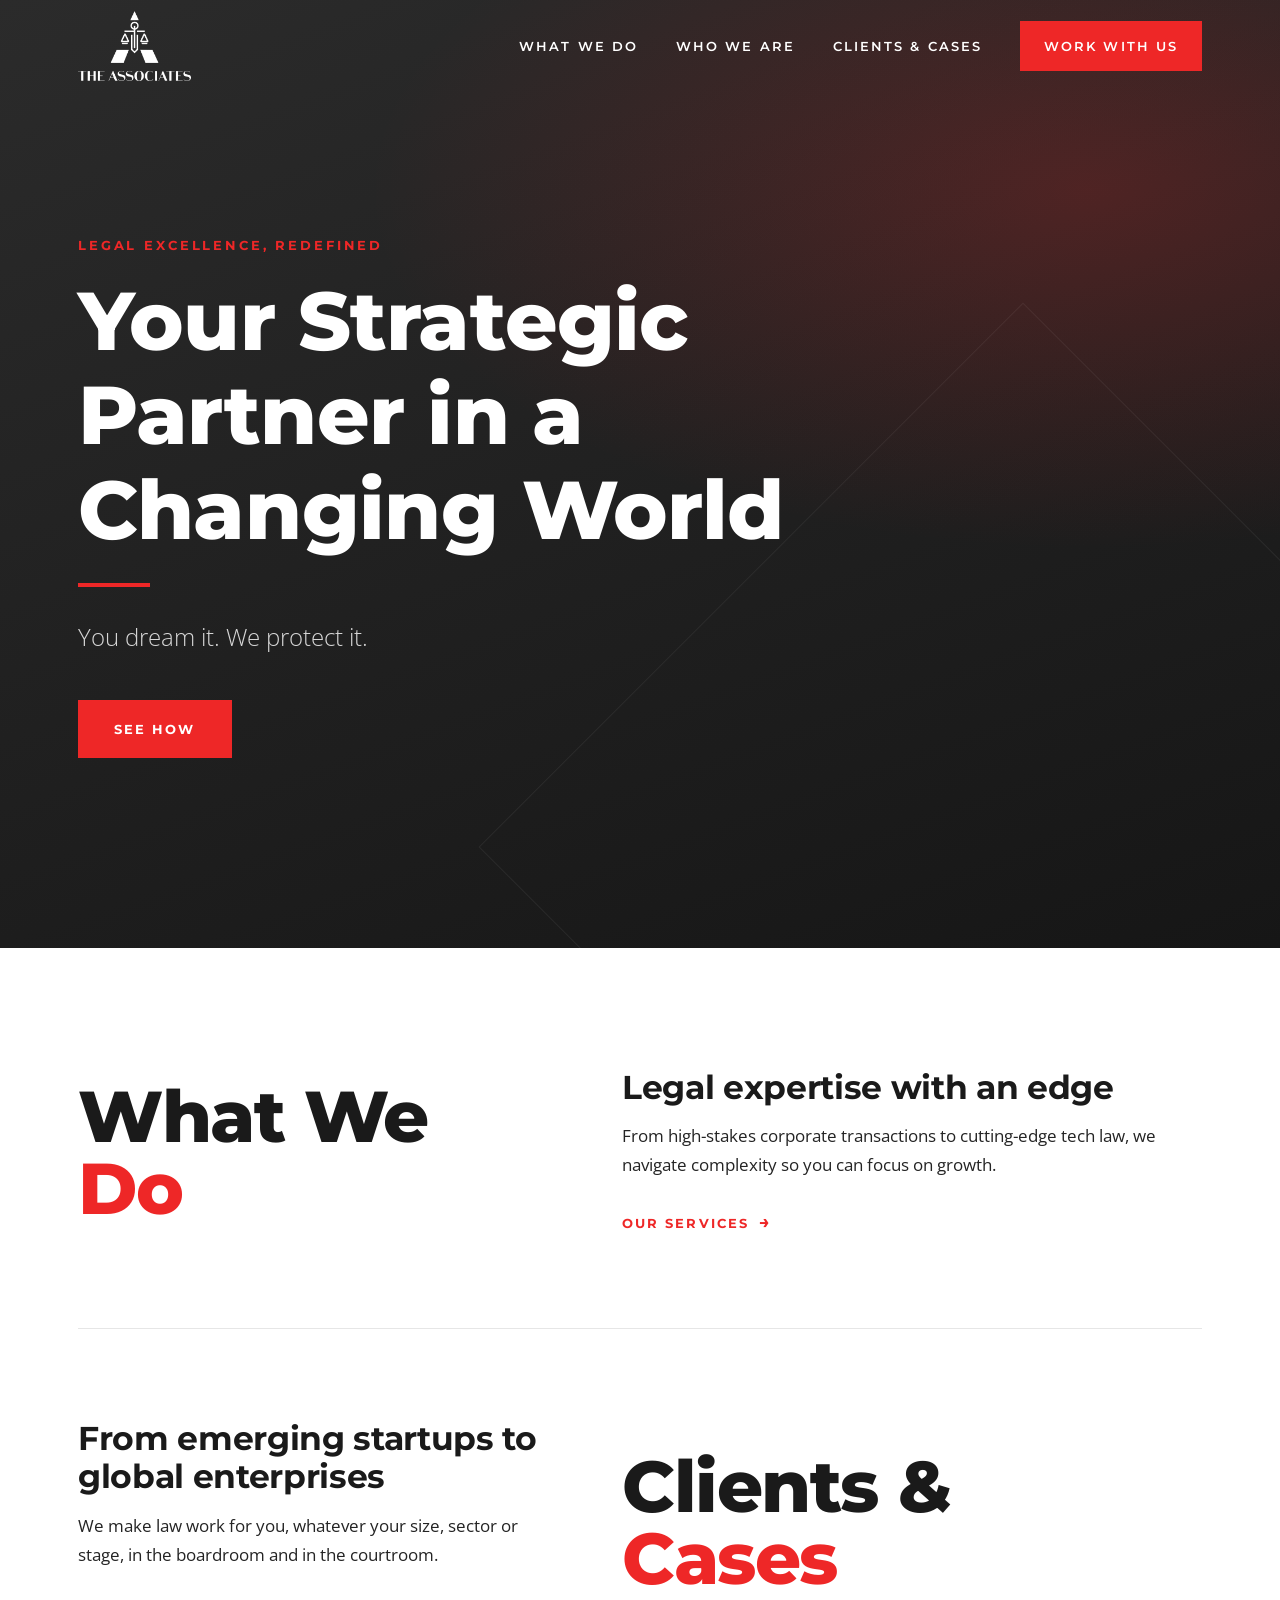
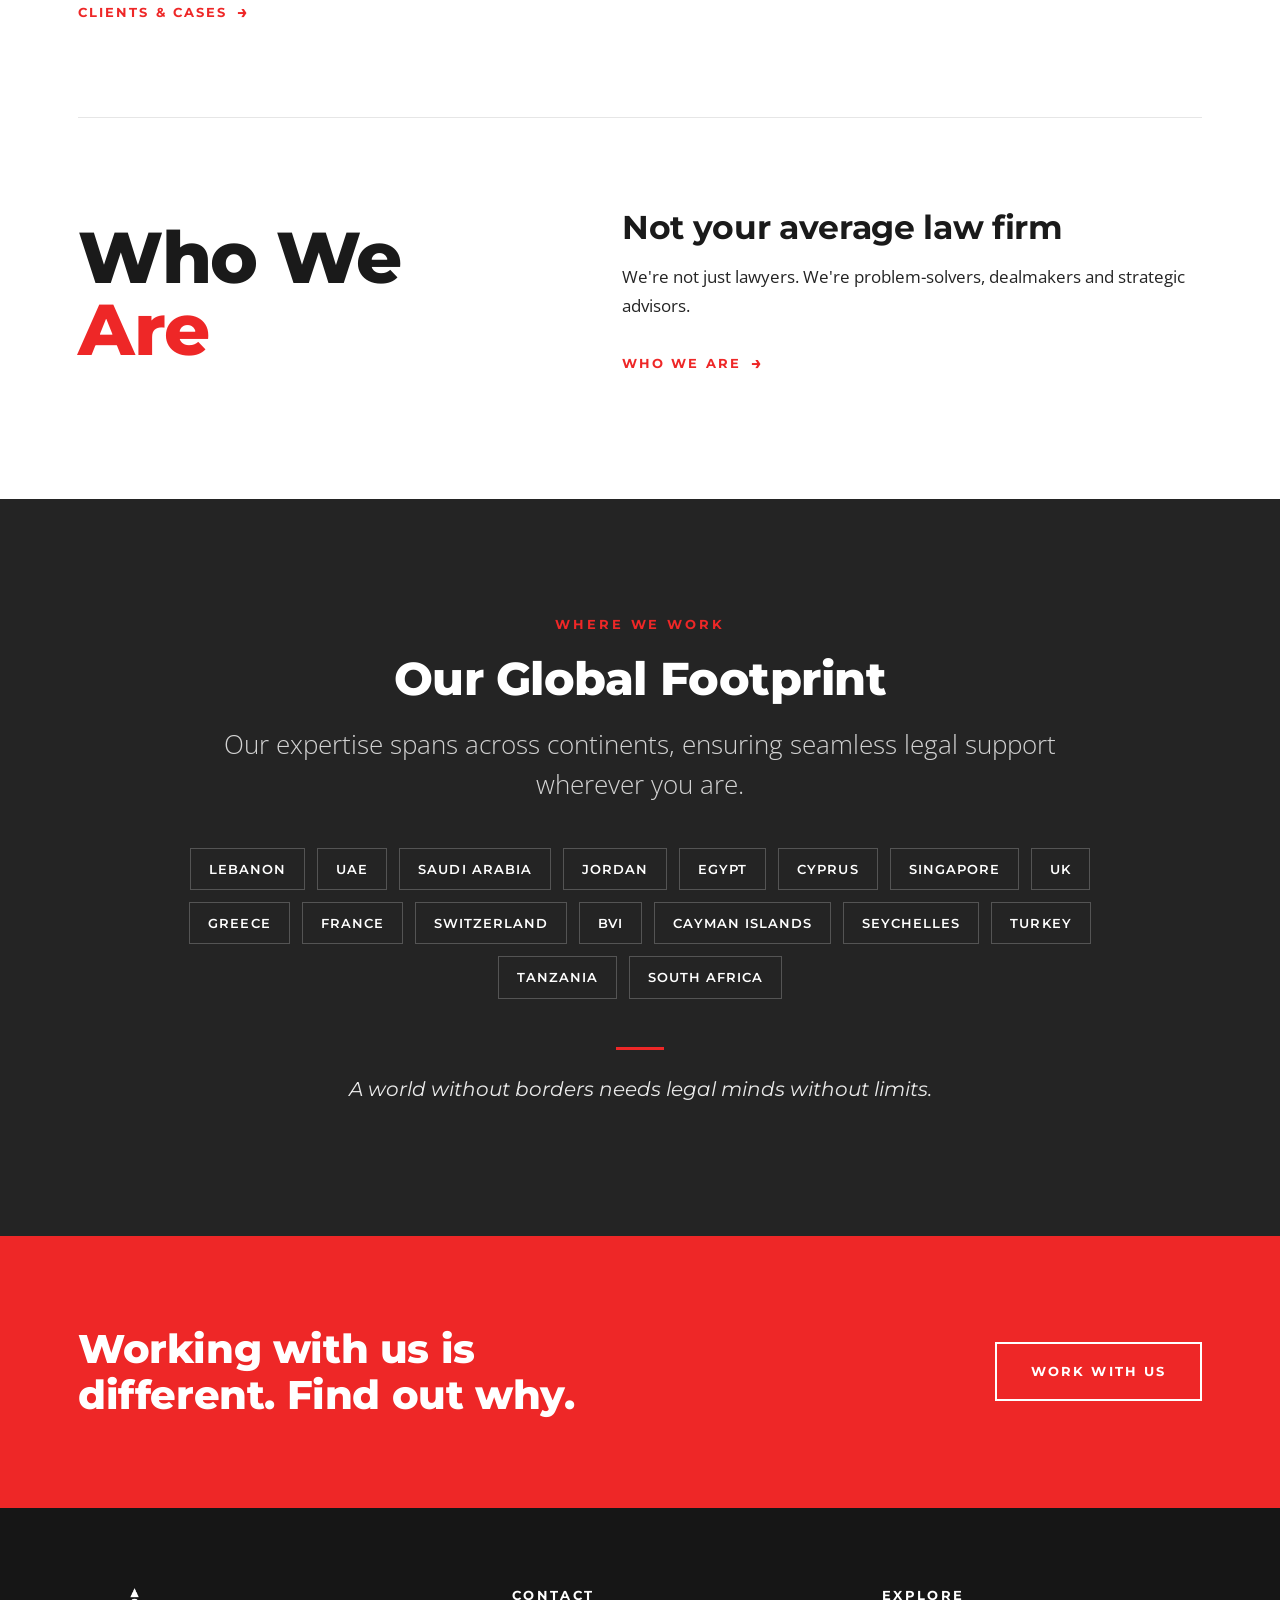
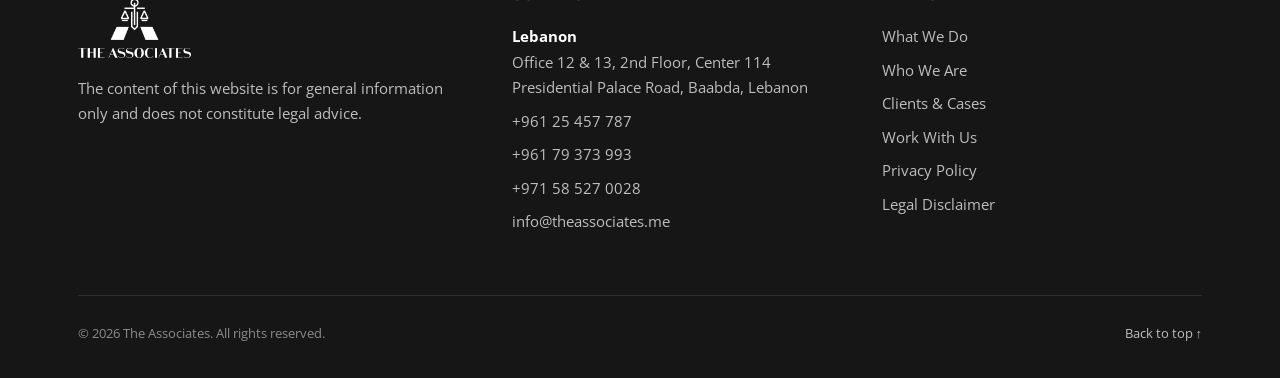
<file: index.html>
<!doctype html>
<html lang="en">
<head>
<meta charset="utf-8">
<meta name="viewport" content="width=device-width, initial-scale=1">
<title>The Associates | Your Strategic Partner in a Changing World</title>
<meta name="description" content="The Associates is a law firm advising entrepreneurs, companies and investors across Lebanon, the Gulf and beyond on corporate, finance, IP, real estate, disputes and more.">
<meta property="og:title" content="The Associates | Your Strategic Partner in a Changing World">
<meta property="og:description" content="The Associates is a law firm advising entrepreneurs, companies and investors across Lebanon, the Gulf and beyond on corporate, finance, IP, real estate, disputes and more.">
<meta property="og:image" content="images/logo-white.png">
<meta name="theme-color" content="#242424">
<link rel="icon" type="image/png" href="images/favicon.png">
<link rel="preconnect" href="https://fonts.googleapis.com">
<link rel="preconnect" href="https://fonts.gstatic.com" crossorigin>
<link href="https://fonts.googleapis.com/css2?family=Montserrat:wght@600;700;800&family=Open+Sans:ital,wght@0,300;0,400;0,600;1,400&display=swap" rel="stylesheet">
<link rel="stylesheet" href="assets/style.css">
</head>
<body class="home" data-page="home">
<div id="app"></div>
<noscript><p style="padding:40px">Please enable JavaScript to view this website, or email <a href="mailto:info@theassociates.me">info@theassociates.me</a>.</p></noscript>
<script src="assets/app.js"></script>
</body>
</html>
</file>
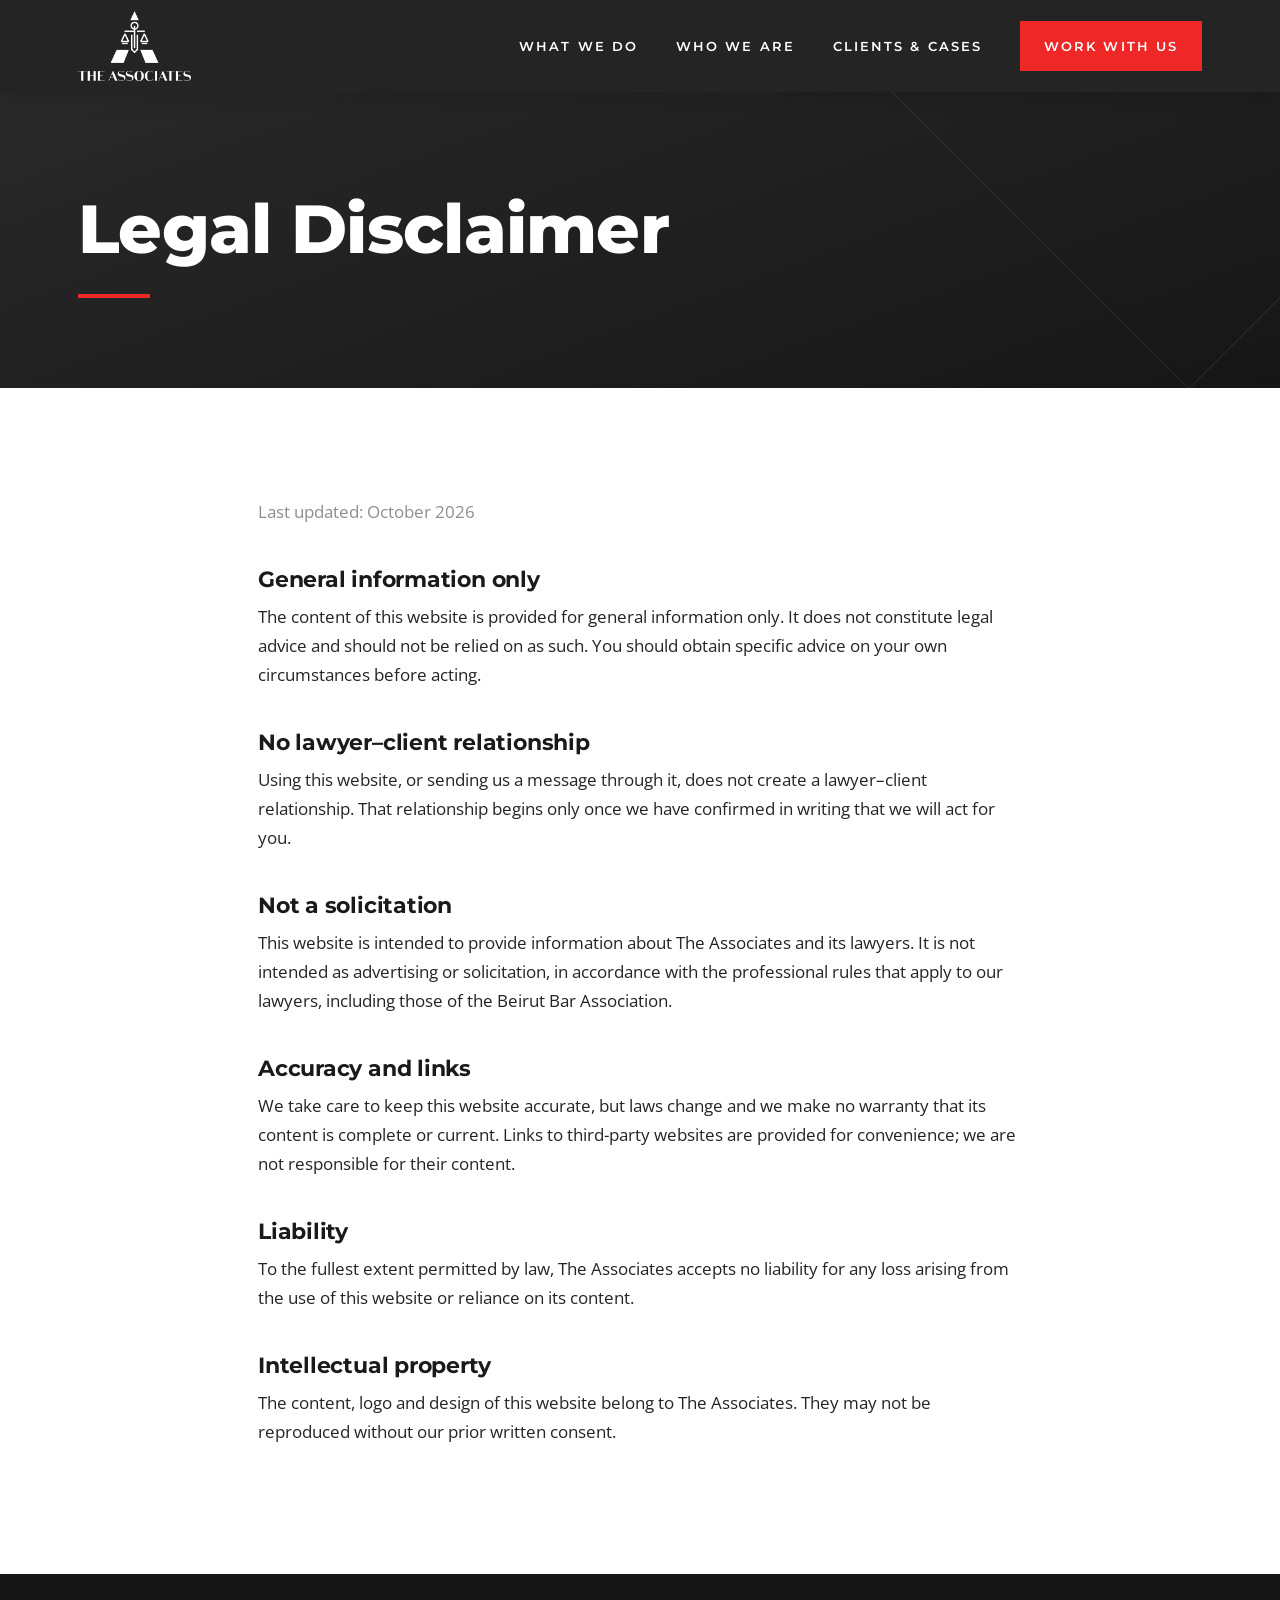
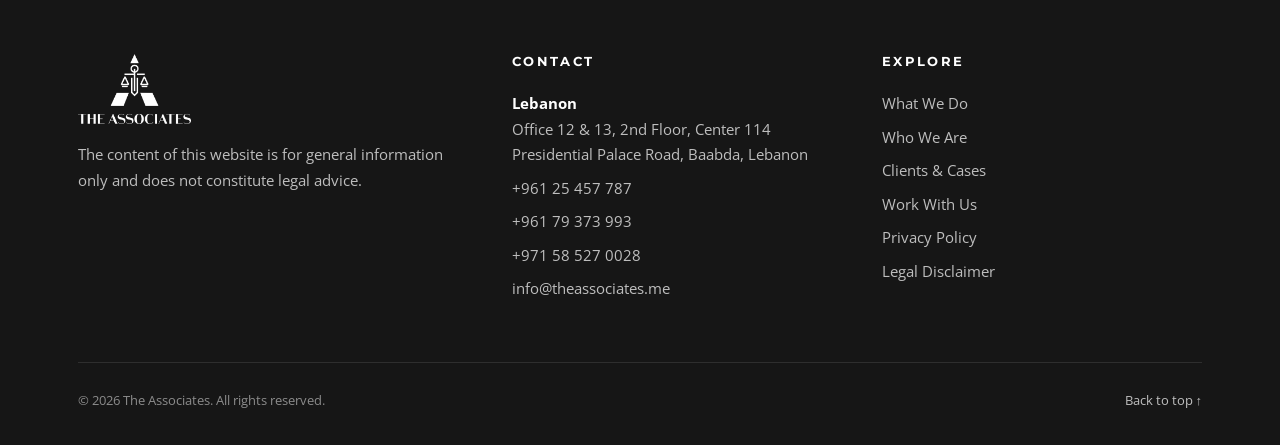
<file: disclaimer.html>
<!doctype html>
<html lang="en">
<head>
<meta charset="utf-8">
<meta name="viewport" content="width=device-width, initial-scale=1">
<title>Legal Disclaimer | The Associates</title>
<meta name="description" content="Legal disclaimer for theassociates.me.">
<meta property="og:title" content="Legal Disclaimer | The Associates">
<meta property="og:description" content="Legal disclaimer for theassociates.me.">
<meta property="og:image" content="images/logo-white.png">
<meta name="theme-color" content="#242424">
<link rel="icon" type="image/png" href="images/favicon.png">
<link rel="preconnect" href="https://fonts.googleapis.com">
<link rel="preconnect" href="https://fonts.gstatic.com" crossorigin>
<link href="https://fonts.googleapis.com/css2?family=Montserrat:wght@600;700;800&family=Open+Sans:ital,wght@0,300;0,400;0,600;1,400&display=swap" rel="stylesheet">
<link rel="stylesheet" href="assets/style.css">
</head>
<body data-page="legal" data-doc="disclaimer">
<div id="app"></div>
<noscript><p style="padding:40px">Please enable JavaScript to view this website, or email <a href="mailto:info@theassociates.me">info@theassociates.me</a>.</p></noscript>
<script src="assets/app.js"></script>
</body>
</html>
</file>
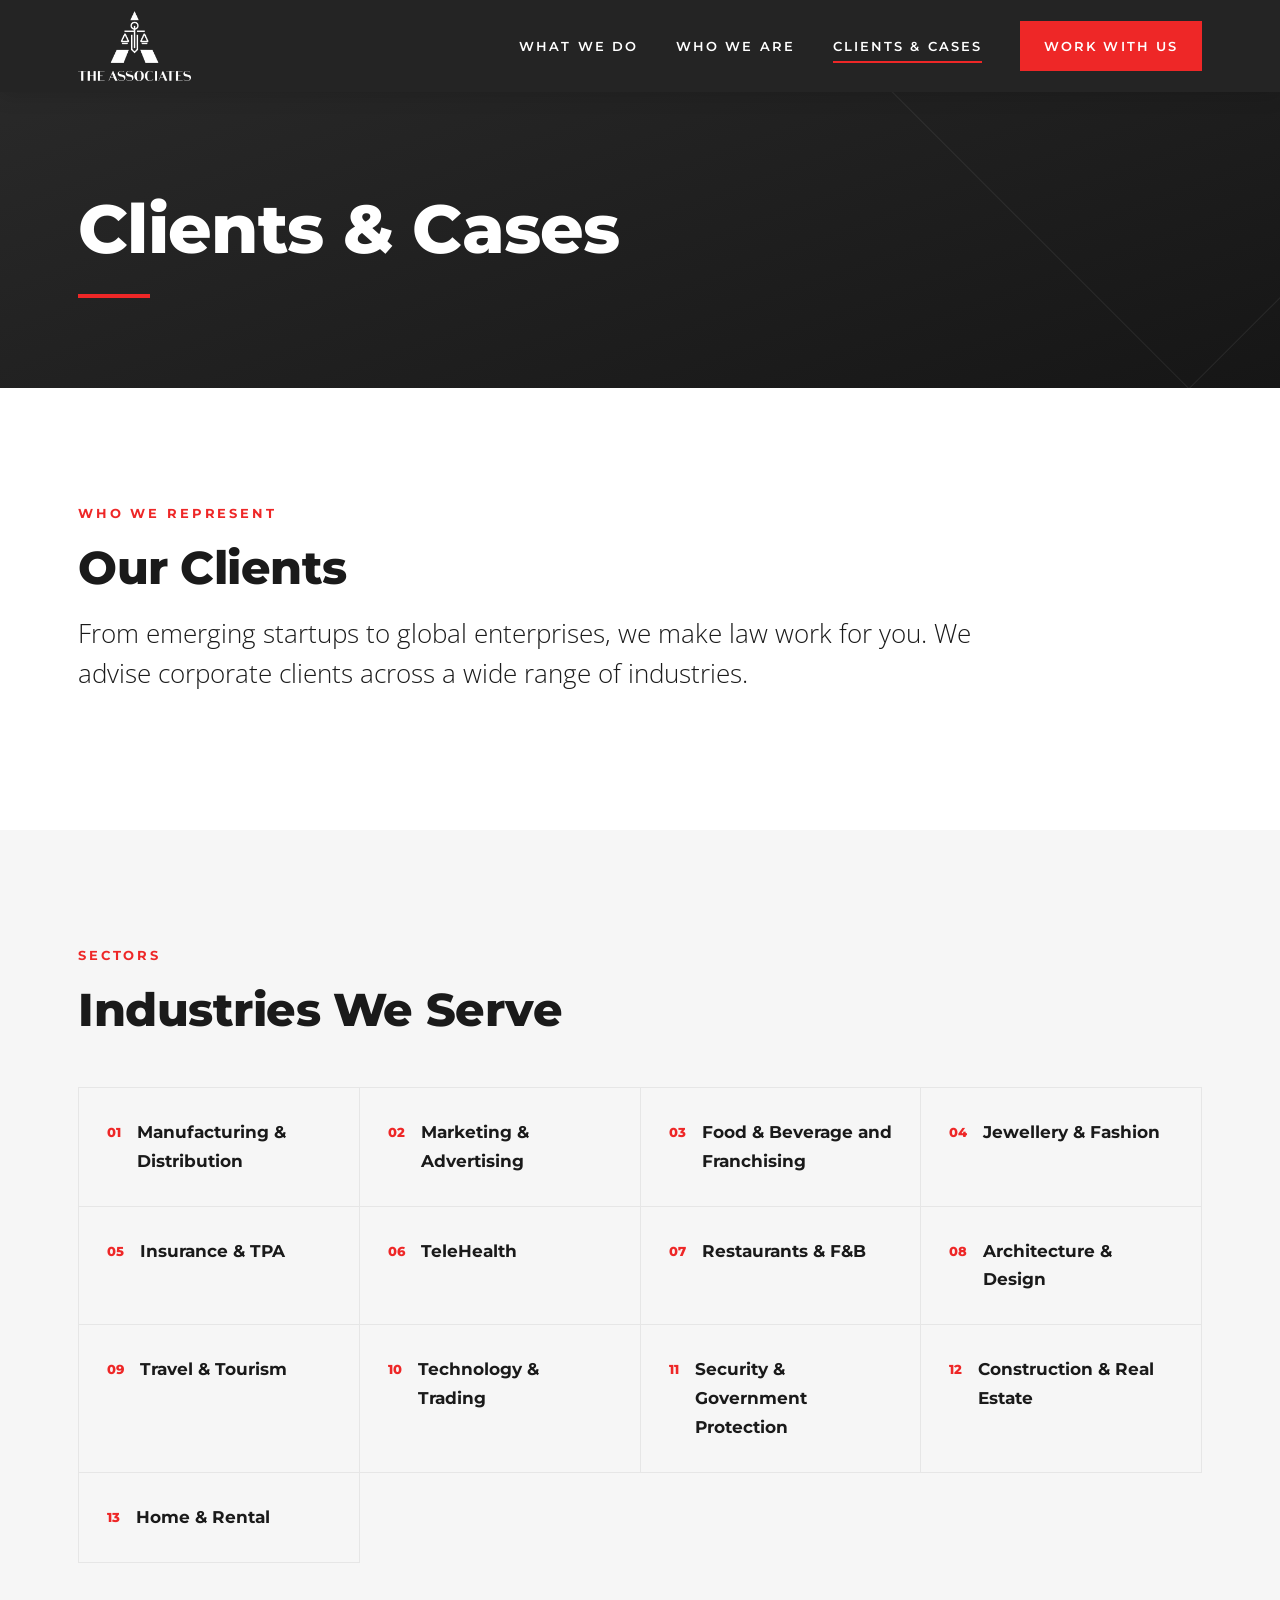
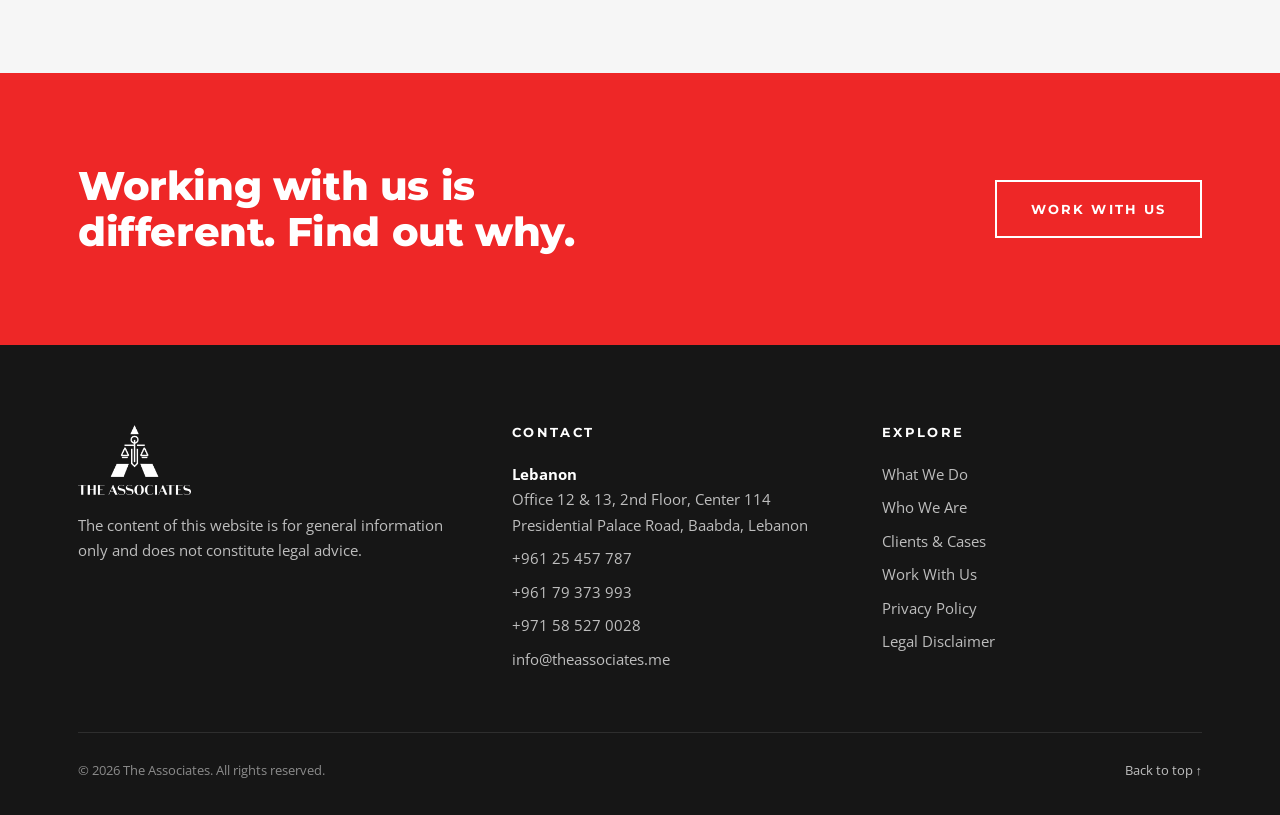
<file: our-clients.html>
<!doctype html>
<html lang="en">
<head>
<meta charset="utf-8">
<meta name="viewport" content="width=device-width, initial-scale=1">
<title>Clients & Cases | The Associates</title>
<meta name="description" content="The clients and industries The Associates serves, and selected success stories.">
<meta property="og:title" content="Clients & Cases | The Associates">
<meta property="og:description" content="The clients and industries The Associates serves, and selected success stories.">
<meta property="og:image" content="images/logo-white.png">
<meta name="theme-color" content="#242424">
<link rel="icon" type="image/png" href="images/favicon.png">
<link rel="preconnect" href="https://fonts.googleapis.com">
<link rel="preconnect" href="https://fonts.gstatic.com" crossorigin>
<link href="https://fonts.googleapis.com/css2?family=Montserrat:wght@600;700;800&family=Open+Sans:ital,wght@0,300;0,400;0,600;1,400&display=swap" rel="stylesheet">
<link rel="stylesheet" href="assets/style.css">
</head>
<body data-page="clients">
<div id="app"></div>
<noscript><p style="padding:40px">Please enable JavaScript to view this website, or email <a href="mailto:info@theassociates.me">info@theassociates.me</a>.</p></noscript>
<script src="assets/app.js"></script>
</body>
</html>
</file>
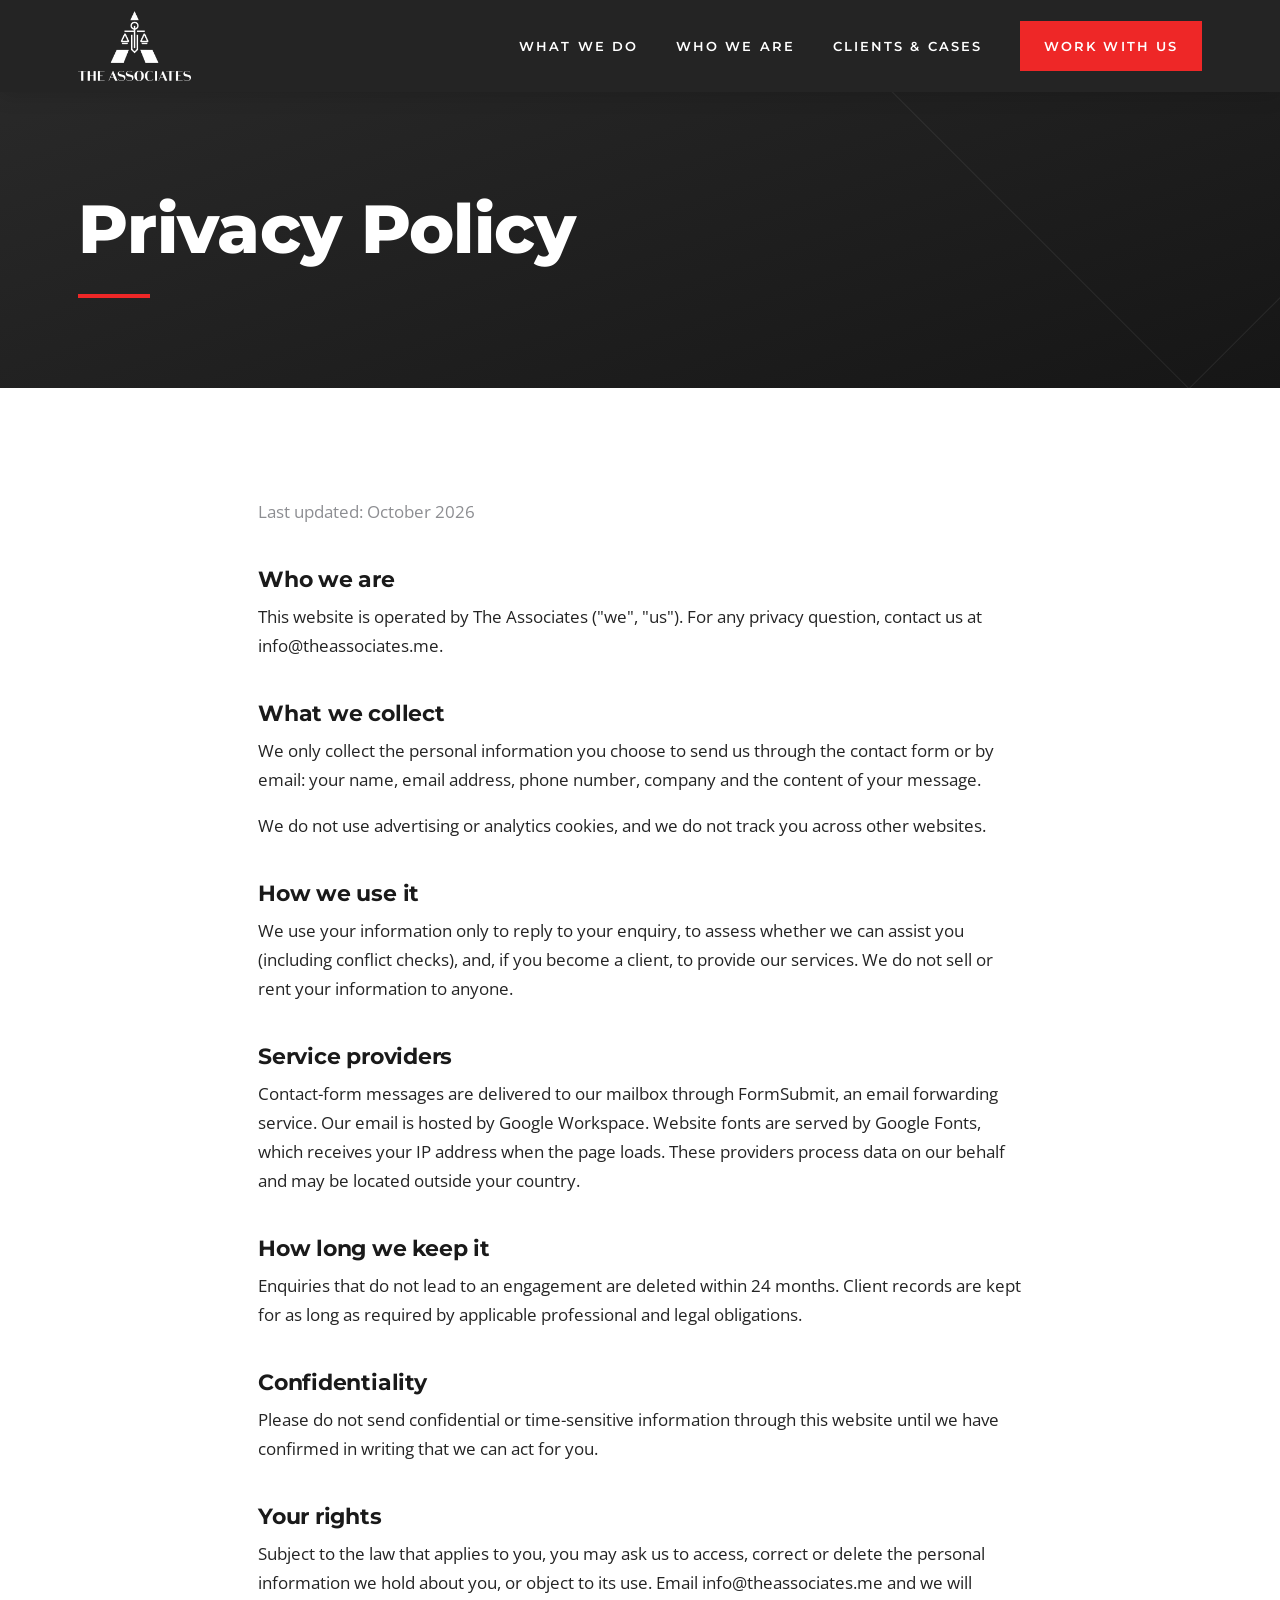
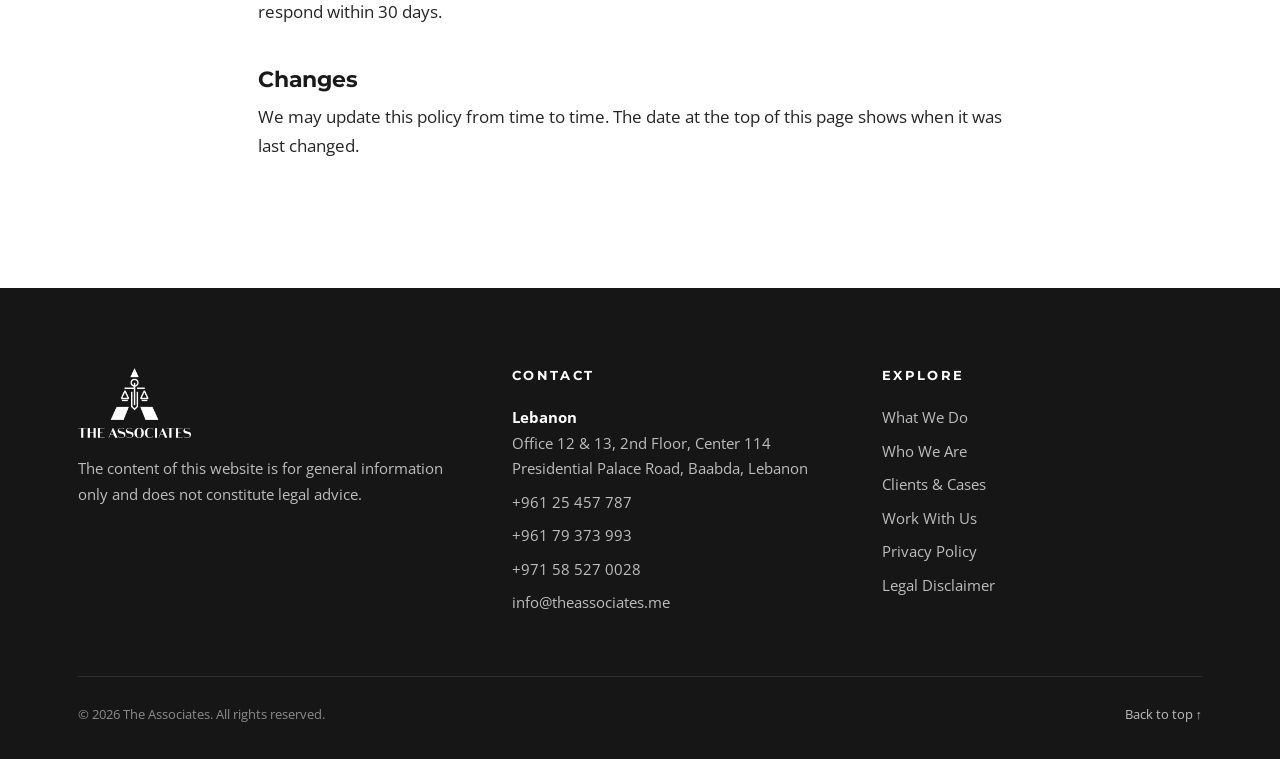
<file: privacy.html>
<!doctype html>
<html lang="en">
<head>
<meta charset="utf-8">
<meta name="viewport" content="width=device-width, initial-scale=1">
<title>Privacy Policy | The Associates</title>
<meta name="description" content="Privacy policy for theassociates.me.">
<meta property="og:title" content="Privacy Policy | The Associates">
<meta property="og:description" content="Privacy policy for theassociates.me.">
<meta property="og:image" content="images/logo-white.png">
<meta name="theme-color" content="#242424">
<link rel="icon" type="image/png" href="images/favicon.png">
<link rel="preconnect" href="https://fonts.googleapis.com">
<link rel="preconnect" href="https://fonts.gstatic.com" crossorigin>
<link href="https://fonts.googleapis.com/css2?family=Montserrat:wght@600;700;800&family=Open+Sans:ital,wght@0,300;0,400;0,600;1,400&display=swap" rel="stylesheet">
<link rel="stylesheet" href="assets/style.css">
</head>
<body data-page="legal" data-doc="privacy">
<div id="app"></div>
<noscript><p style="padding:40px">Please enable JavaScript to view this website, or email <a href="mailto:info@theassociates.me">info@theassociates.me</a>.</p></noscript>
<script src="assets/app.js"></script>
</body>
</html>
</file>
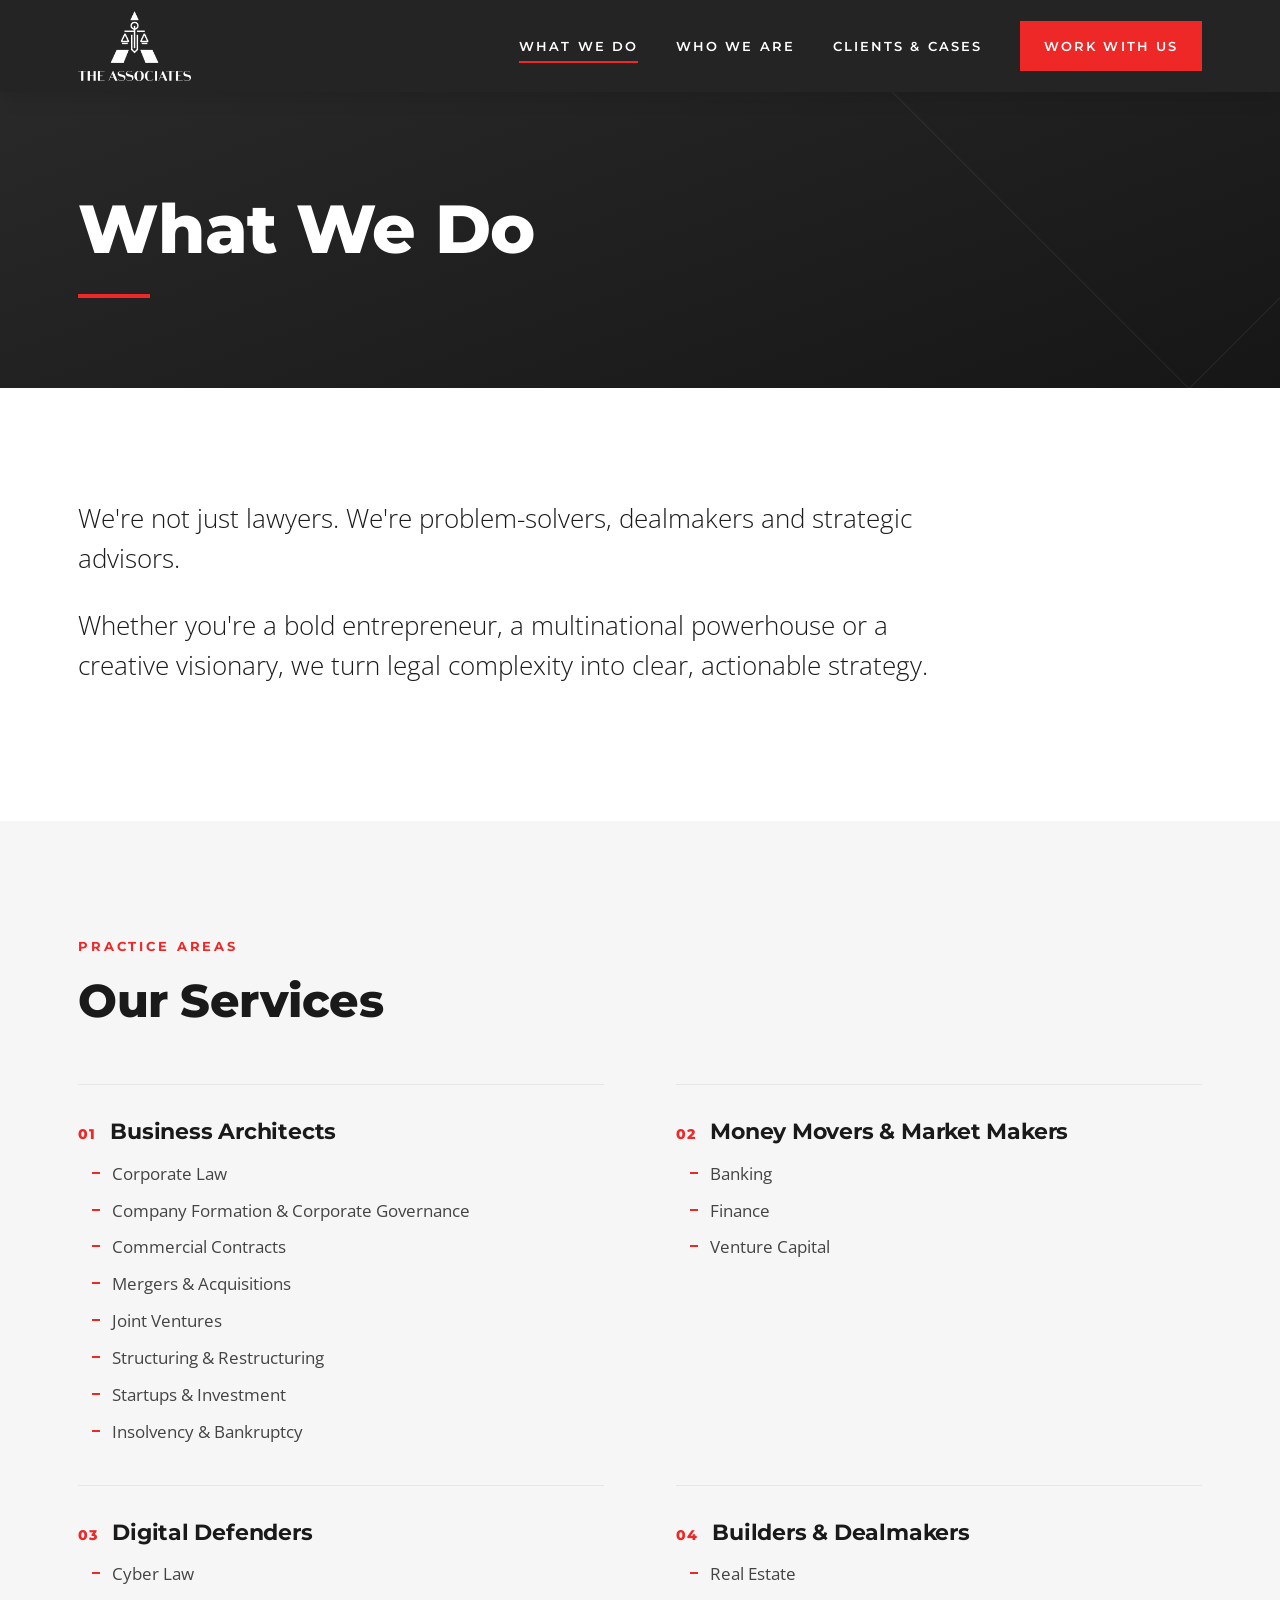
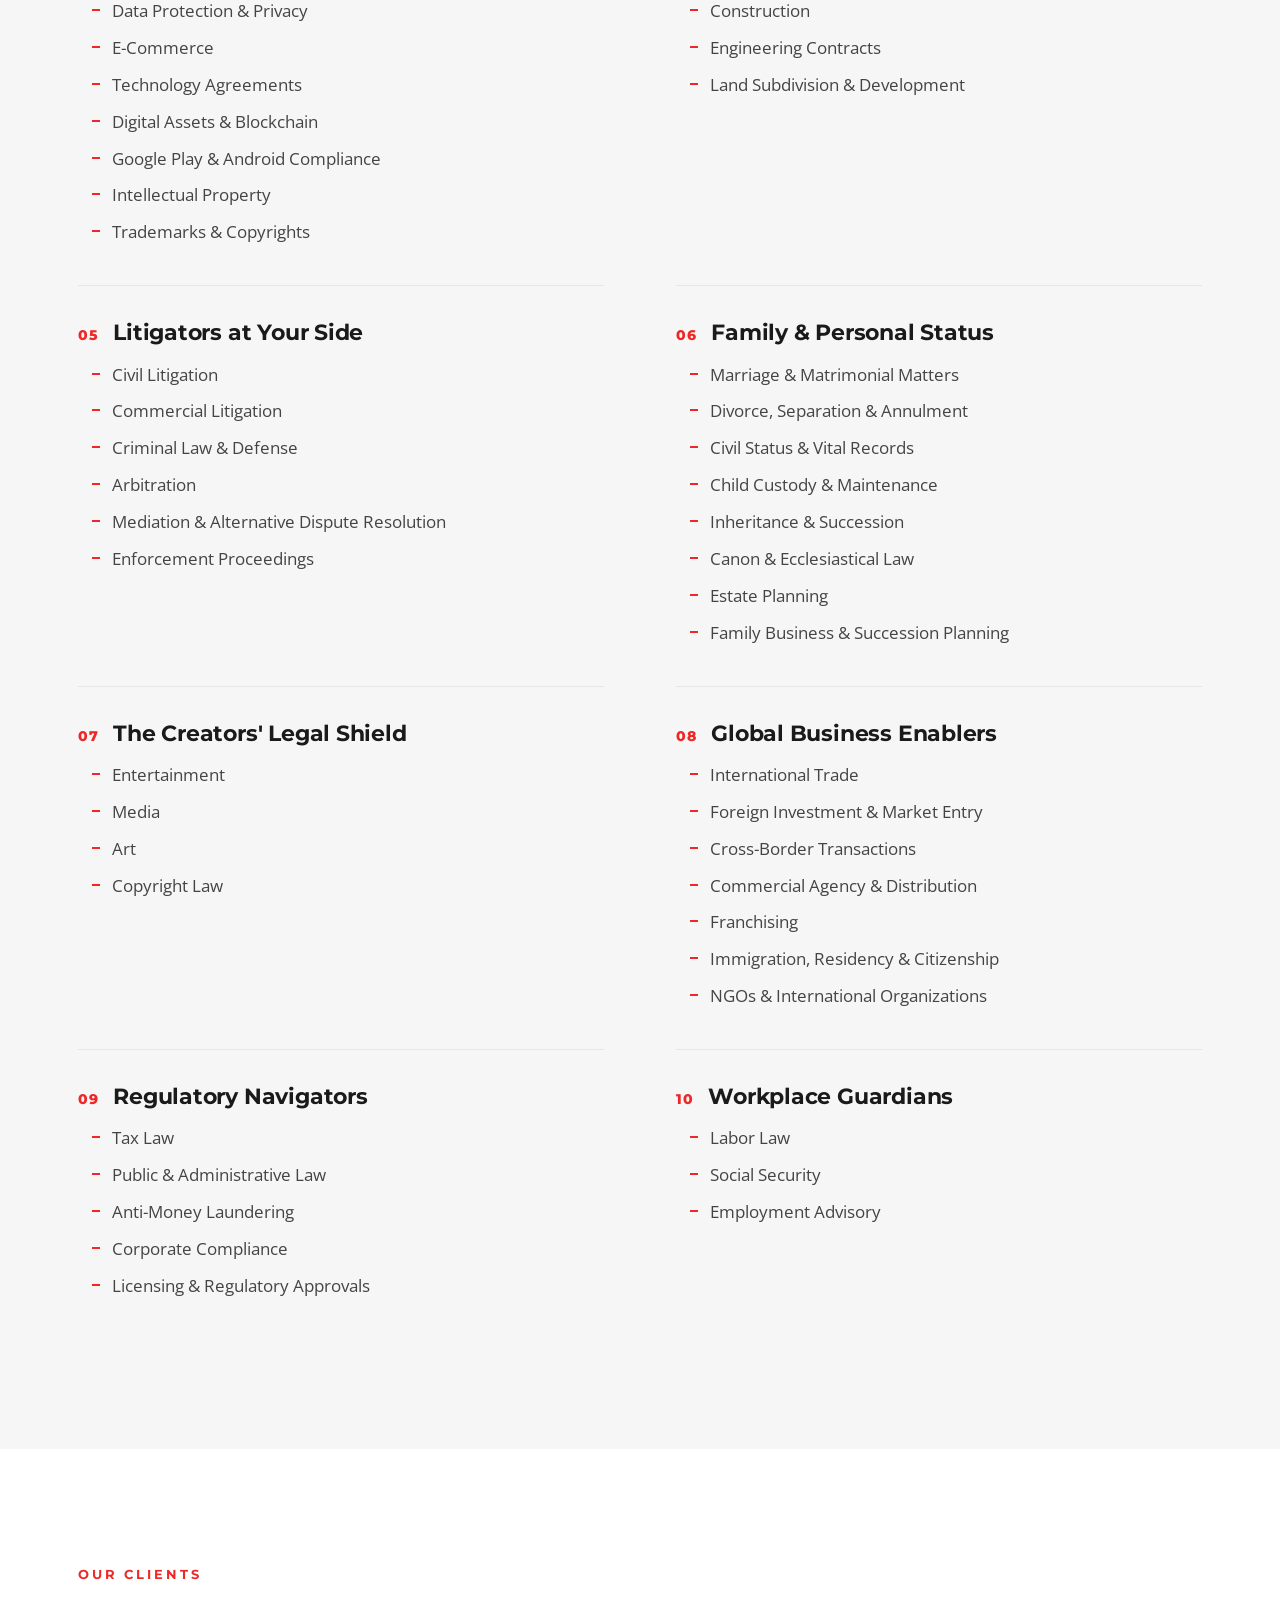
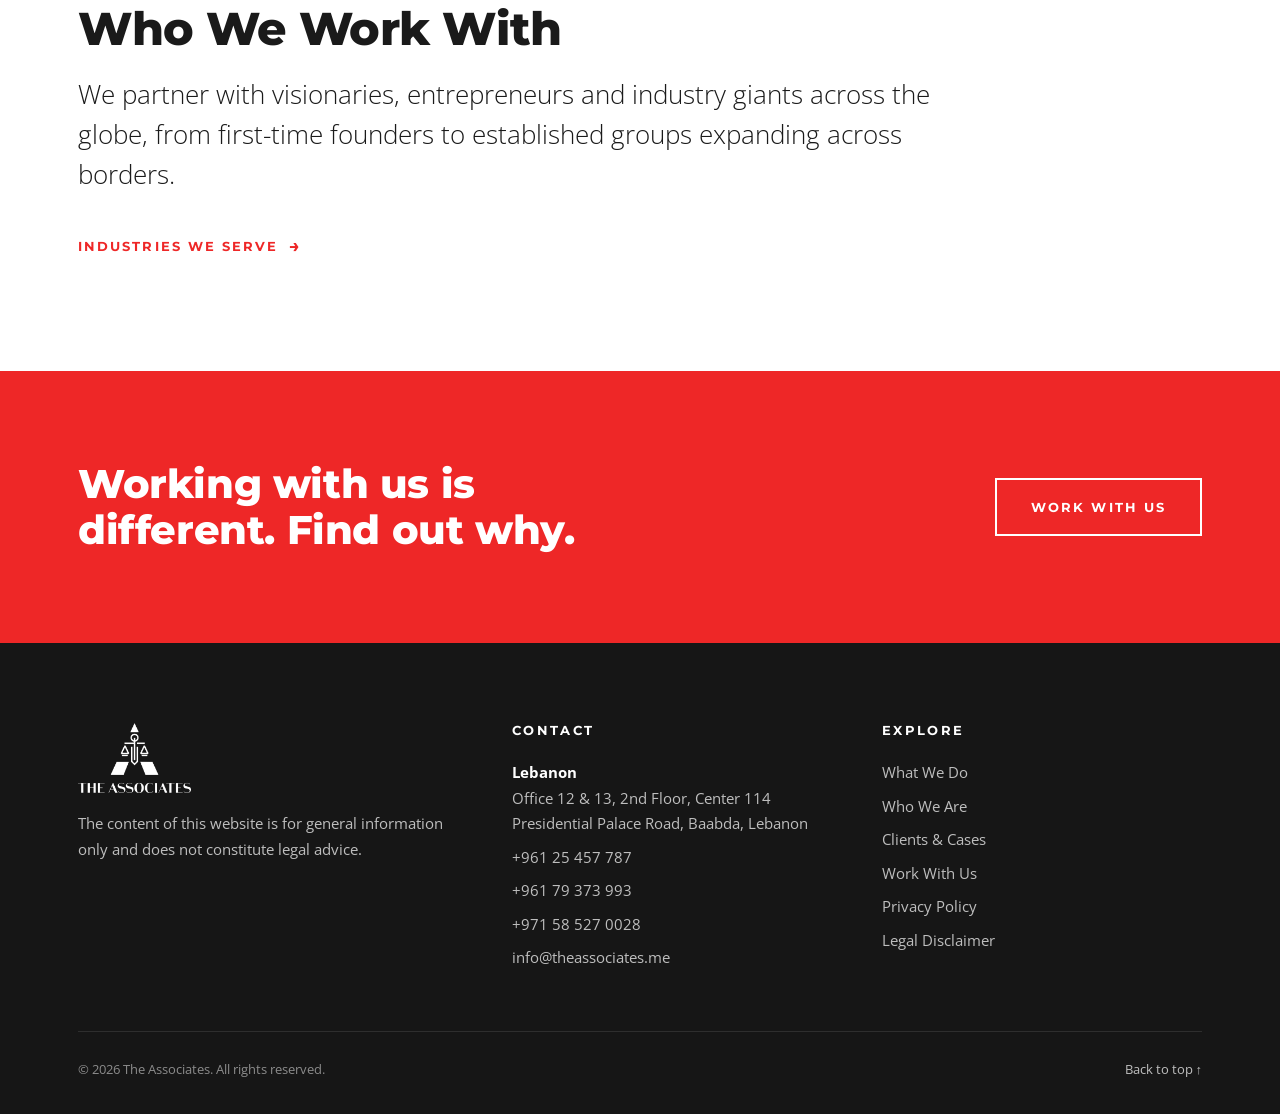
<file: what-we-do.html>
<!doctype html>
<html lang="en">
<head>
<meta charset="utf-8">
<meta name="viewport" content="width=device-width, initial-scale=1">
<title>What We Do | The Associates</title>
<meta name="description" content="Corporate and M&A, banking and finance, IP and cyber law, real estate, litigation and arbitration, family business, tax, employment and more.">
<meta property="og:title" content="What We Do | The Associates">
<meta property="og:description" content="Corporate and M&A, banking and finance, IP and cyber law, real estate, litigation and arbitration, family business, tax, employment and more.">
<meta property="og:image" content="images/logo-white.png">
<meta name="theme-color" content="#242424">
<link rel="icon" type="image/png" href="images/favicon.png">
<link rel="preconnect" href="https://fonts.googleapis.com">
<link rel="preconnect" href="https://fonts.gstatic.com" crossorigin>
<link href="https://fonts.googleapis.com/css2?family=Montserrat:wght@600;700;800&family=Open+Sans:ital,wght@0,300;0,400;0,600;1,400&display=swap" rel="stylesheet">
<link rel="stylesheet" href="assets/style.css">
</head>
<body data-page="services">
<div id="app"></div>
<noscript><p style="padding:40px">Please enable JavaScript to view this website, or email <a href="mailto:info@theassociates.me">info@theassociates.me</a>.</p></noscript>
<script src="assets/app.js"></script>
</body>
</html>
</file>
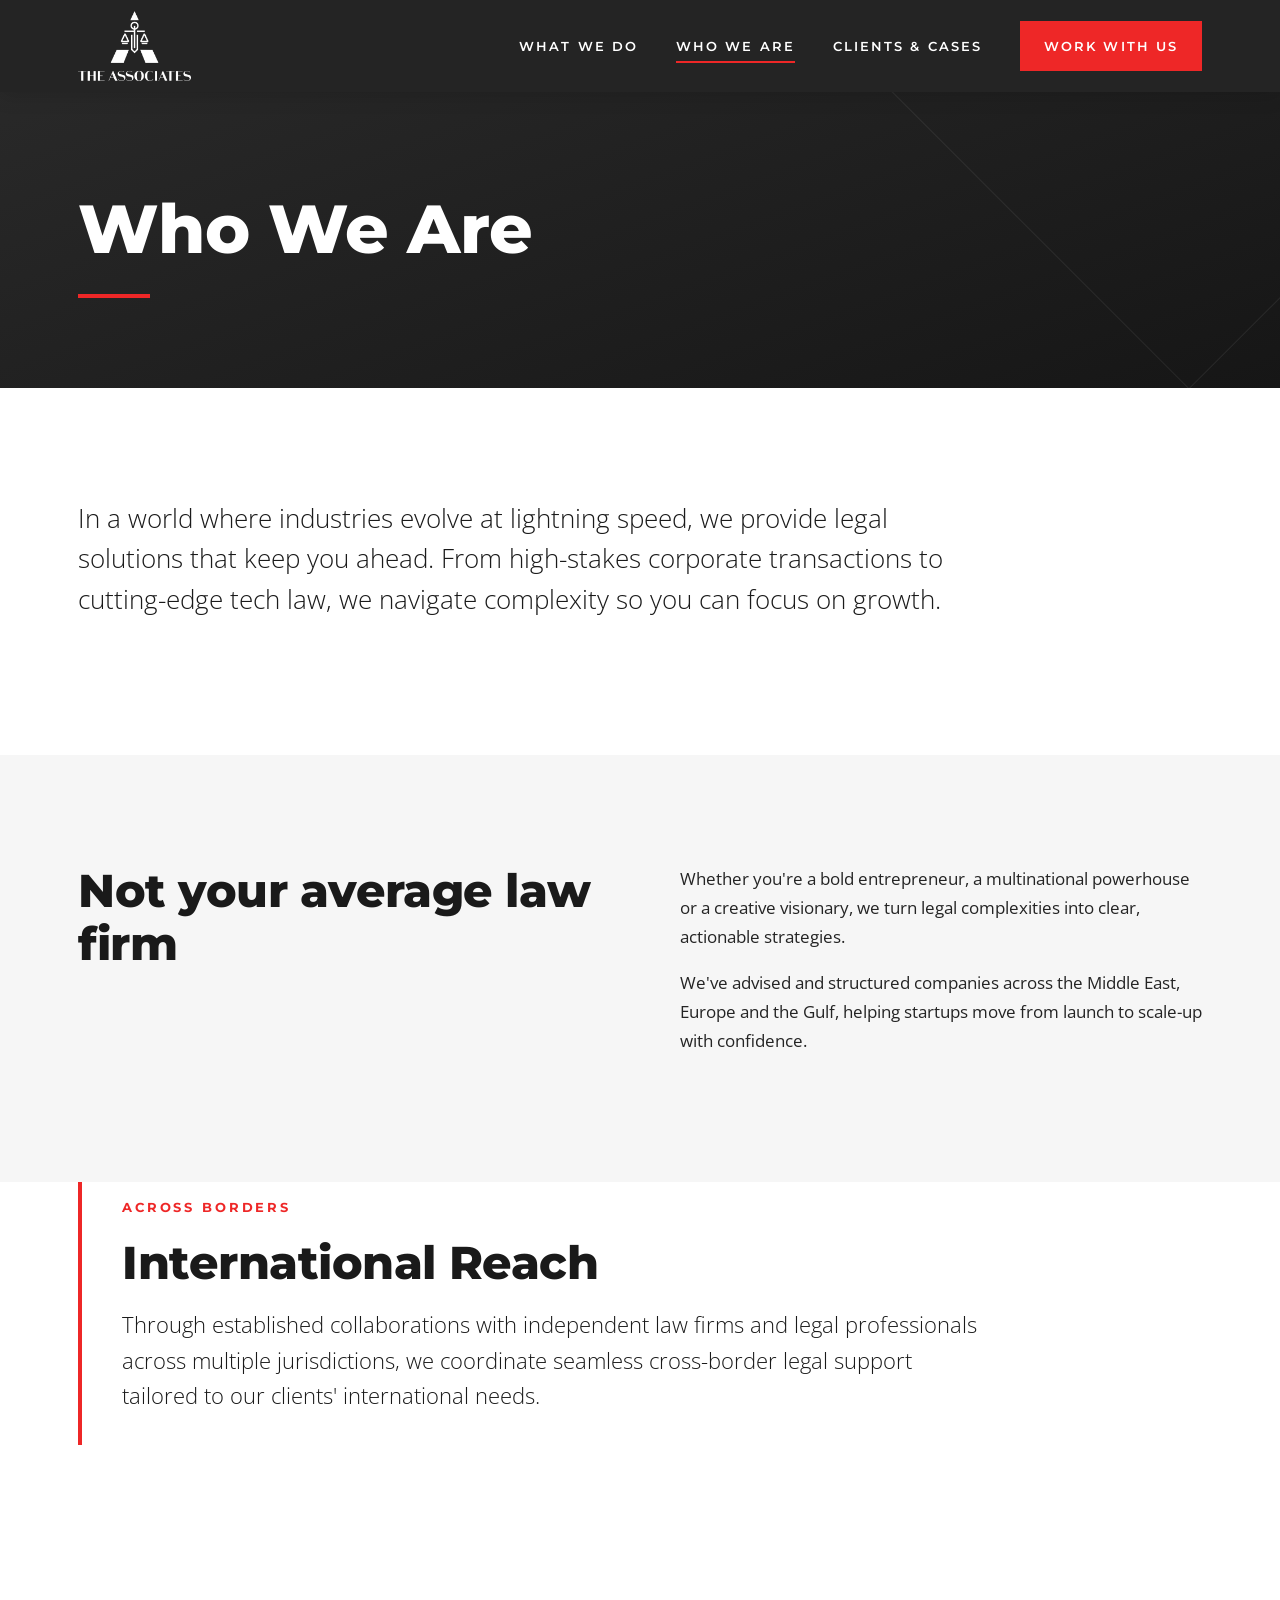
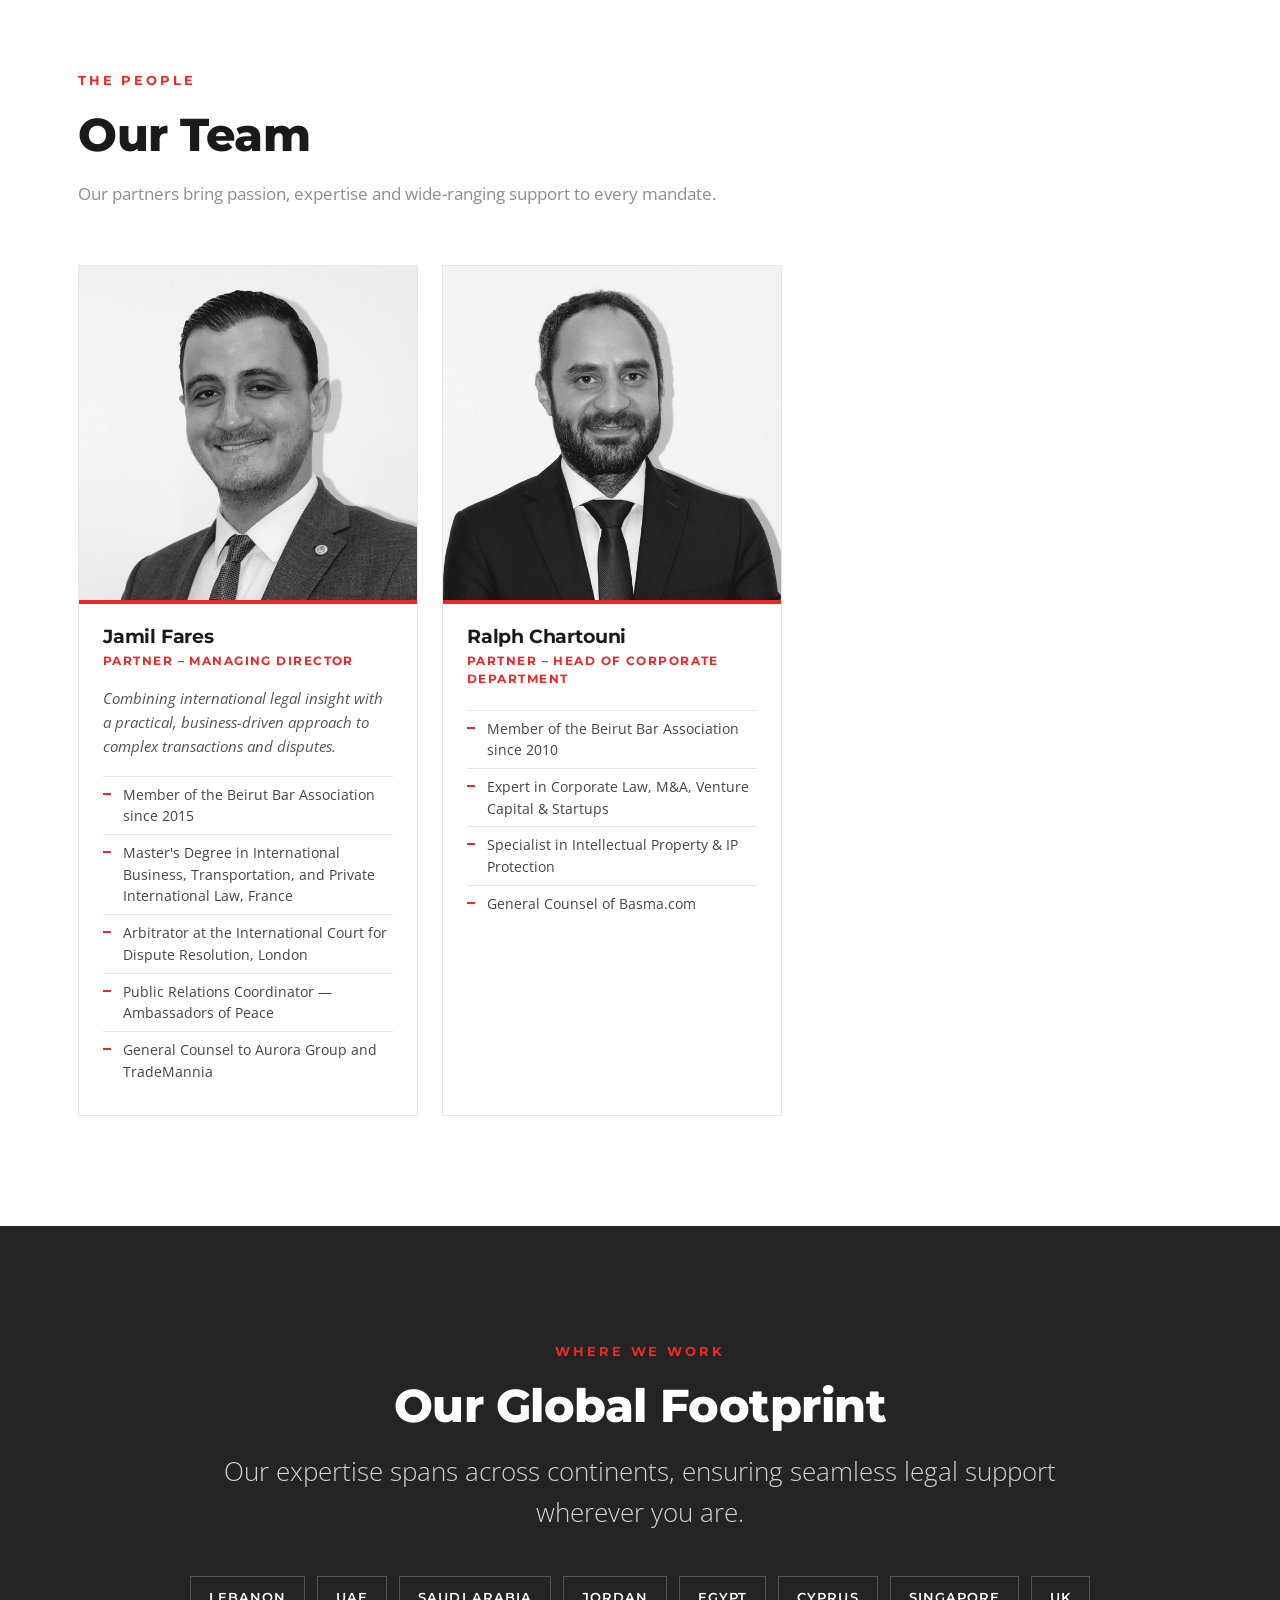
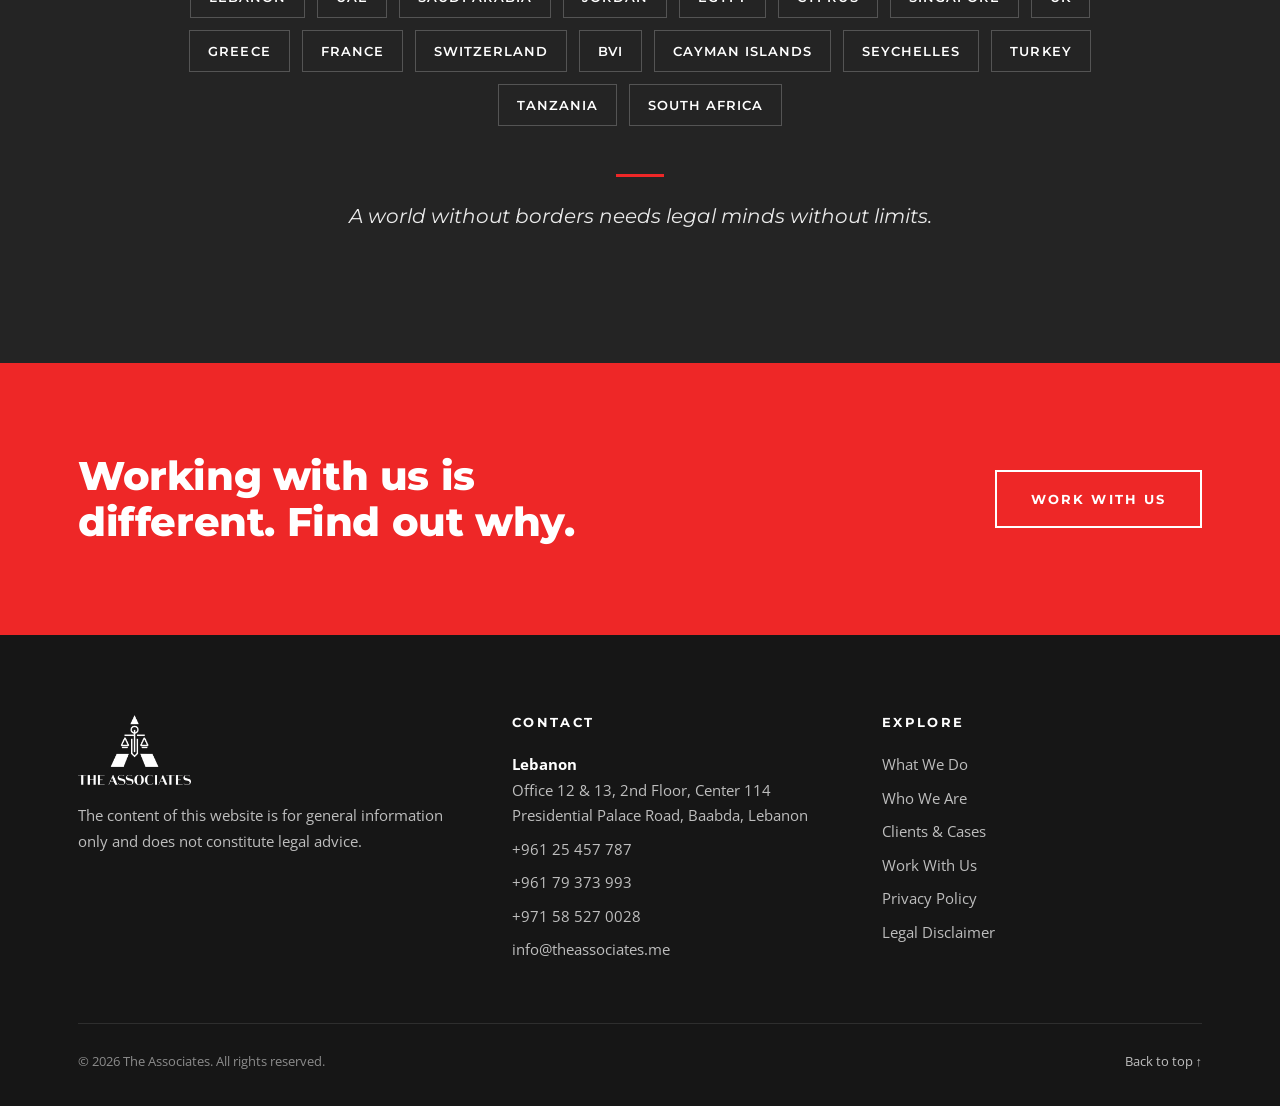
<file: who-we-are.html>
<!doctype html>
<html lang="en">
<head>
<meta charset="utf-8">
<meta name="viewport" content="width=device-width, initial-scale=1">
<title>Who We Are | The Associates</title>
<meta name="description" content="Meet the partners and team of The Associates, members of the Beirut Bar Association advising clients across the Middle East, Europe and the Gulf.">
<meta property="og:title" content="Who We Are | The Associates">
<meta property="og:description" content="Meet the partners and team of The Associates, members of the Beirut Bar Association advising clients across the Middle East, Europe and the Gulf.">
<meta property="og:image" content="images/logo-white.png">
<meta name="theme-color" content="#242424">
<link rel="icon" type="image/png" href="images/favicon.png">
<link rel="preconnect" href="https://fonts.googleapis.com">
<link rel="preconnect" href="https://fonts.gstatic.com" crossorigin>
<link href="https://fonts.googleapis.com/css2?family=Montserrat:wght@600;700;800&family=Open+Sans:ital,wght@0,300;0,400;0,600;1,400&display=swap" rel="stylesheet">
<link rel="stylesheet" href="assets/style.css">
</head>
<body data-page="about">
<div id="app"></div>
<noscript><p style="padding:40px">Please enable JavaScript to view this website, or email <a href="mailto:info@theassociates.me">info@theassociates.me</a>.</p></noscript>
<script src="assets/app.js"></script>
</body>
</html>
</file>
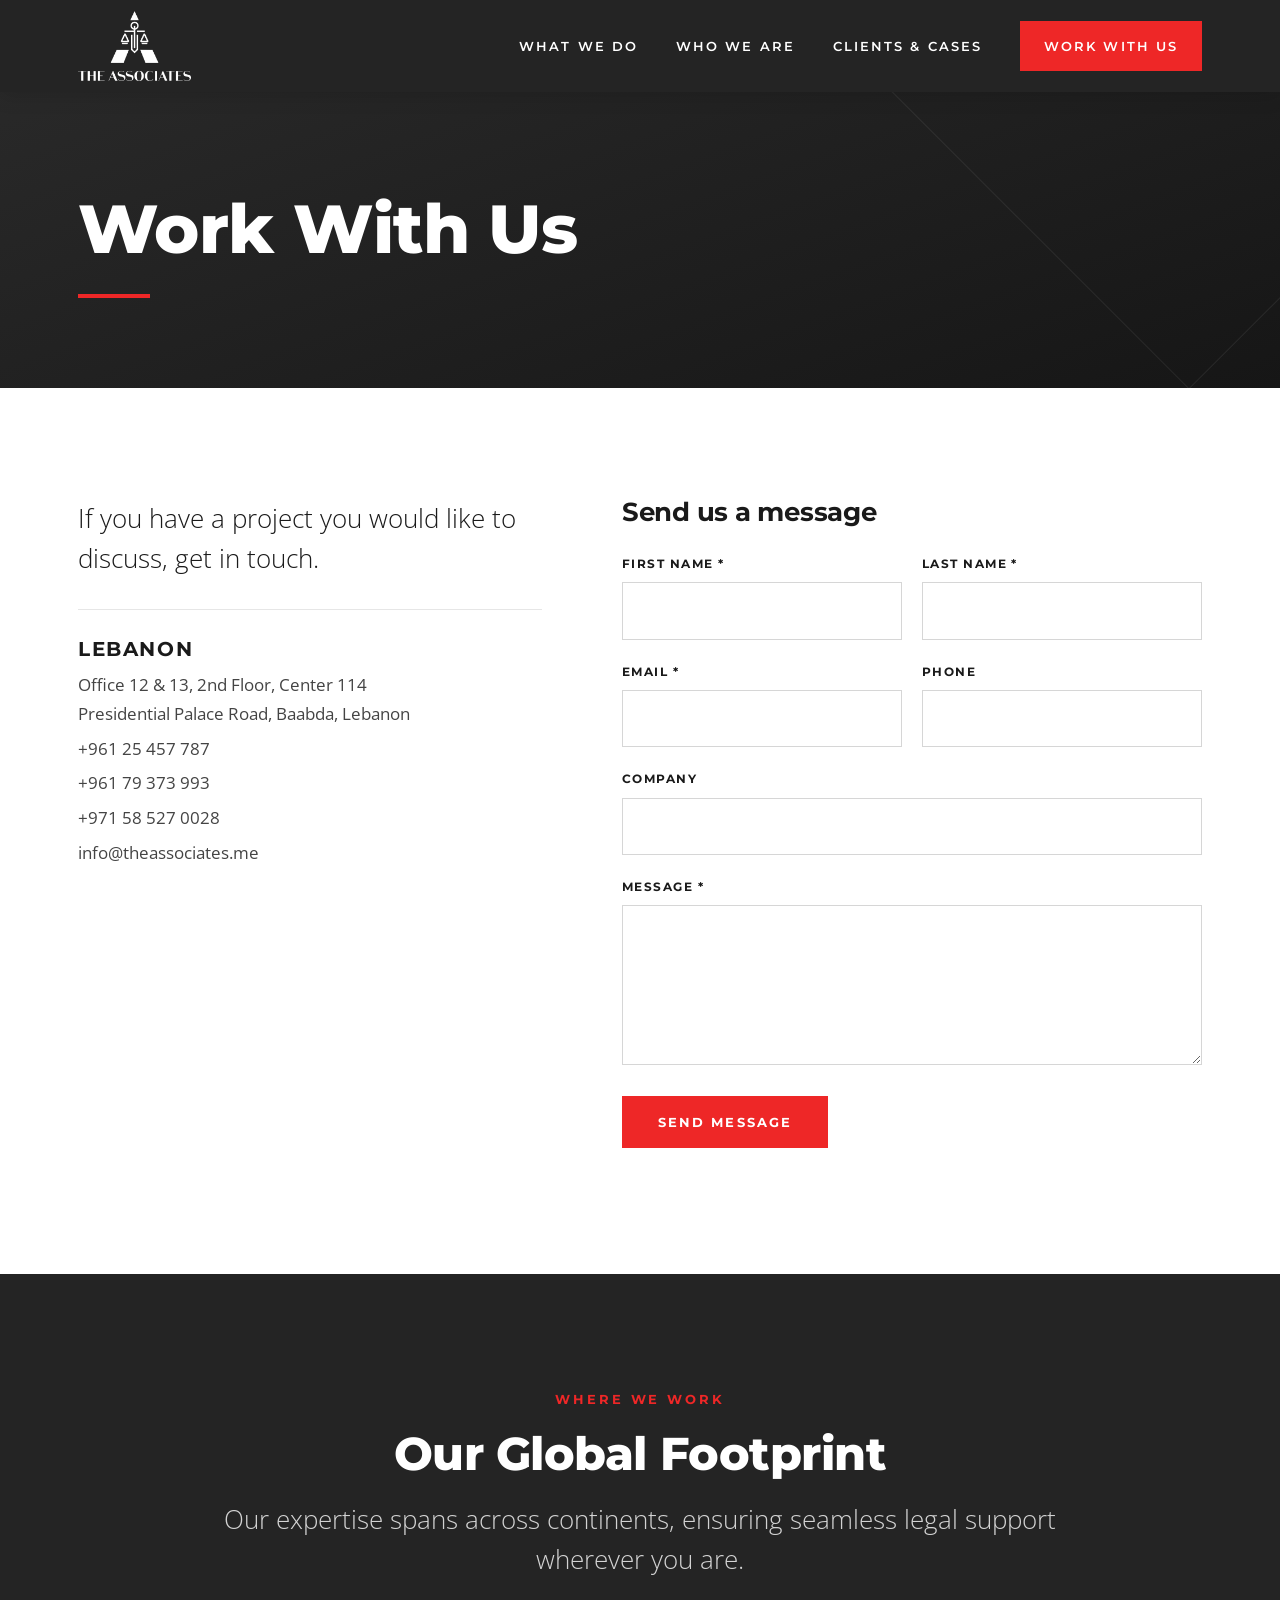
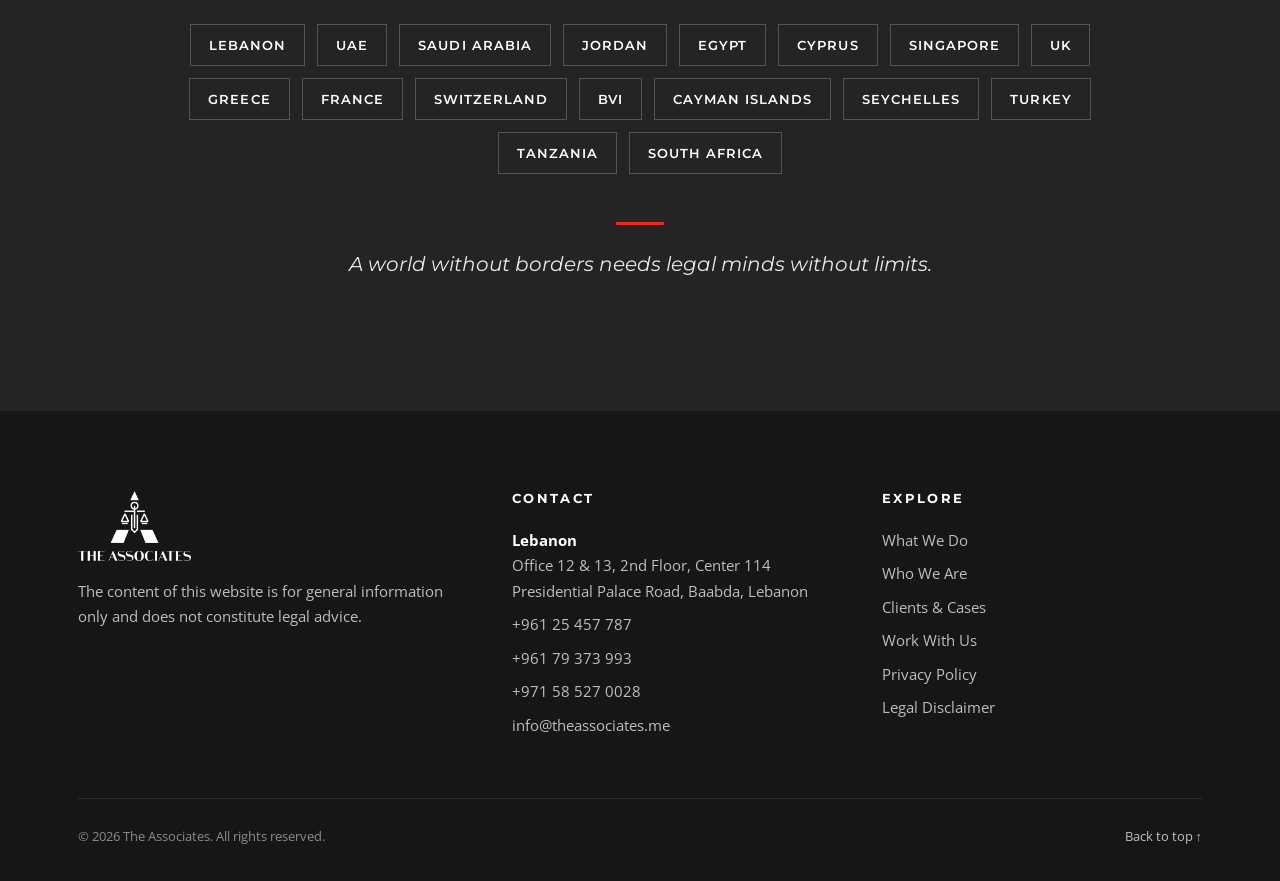
<file: work-with-us.html>
<!doctype html>
<html lang="en">
<head>
<meta charset="utf-8">
<meta name="viewport" content="width=device-width, initial-scale=1">
<title>Work With Us | The Associates</title>
<meta name="description" content="Contact The Associates — offices, phone numbers and enquiry form.">
<meta property="og:title" content="Work With Us | The Associates">
<meta property="og:description" content="Contact The Associates — offices, phone numbers and enquiry form.">
<meta property="og:image" content="images/logo-white.png">
<meta name="theme-color" content="#242424">
<link rel="icon" type="image/png" href="images/favicon.png">
<link rel="preconnect" href="https://fonts.googleapis.com">
<link rel="preconnect" href="https://fonts.gstatic.com" crossorigin>
<link href="https://fonts.googleapis.com/css2?family=Montserrat:wght@600;700;800&family=Open+Sans:ital,wght@0,300;0,400;0,600;1,400&display=swap" rel="stylesheet">
<link rel="stylesheet" href="assets/style.css">
</head>
<body data-page="contact">
<div id="app"></div>
<noscript><p style="padding:40px">Please enable JavaScript to view this website, or email <a href="mailto:info@theassociates.me">info@theassociates.me</a>.</p></noscript>
<script src="assets/app.js"></script>
</body>
</html>
</file>
<file: assets/style.css>
/* The Associates — site styles. Brand colours and fonts carried over from the original site. */
:root {
  --red: #EE2727;
  --red-dark: #c91d1d;
  --charcoal: #242424;
  --ink: #1a1a1a;
  --grey: #8D8E92;
  --line: #e6e6e6;
  --paper: #ffffff;
  --mist: #f6f6f6;
  --head: 'Montserrat', sans-serif;
  --body: 'Open Sans', sans-serif;
  --wrap: 1180px;
}
* { box-sizing: border-box; }
html { scroll-behavior: smooth; }
body { margin: 0; font-family: var(--body); color: var(--charcoal); background: var(--paper); font-size: 17px; line-height: 1.7; -webkit-font-smoothing: antialiased; }
img { max-width: 100%; display: block; }
a { color: inherit; }
h1, h2, h3, h4 { font-family: var(--head); line-height: 1.15; margin: 0 0 .5em; color: var(--ink); letter-spacing: -.01em; }
p { margin: 0 0 1em; }
.wrap { max-width: var(--wrap); margin: 0 auto; padding: 0 28px; }
.eyebrow { font-family: var(--head); font-size: 13px; font-weight: 700; letter-spacing: .22em; text-transform: uppercase; color: var(--red); margin-bottom: 18px; display: inline-block; }
.btn { display: inline-block; font-family: var(--head); font-weight: 700; font-size: 13px; letter-spacing: .16em; text-transform: uppercase; text-decoration: none; padding: 16px 34px; border: 2px solid var(--red); background: var(--red); color: #fff; transition: background .2s, color .2s, border-color .2s; cursor: pointer; }
.btn:hover { background: transparent; color: var(--red); }
.btn.ghost { background: transparent; color: #fff; border-color: #fff; }
.btn.ghost:hover { background: #fff; color: var(--charcoal); }
.btn.dark { background: var(--charcoal); border-color: var(--charcoal); }
.btn.dark:hover { background: transparent; color: var(--charcoal); }

/* Header */
.site-header { position: fixed; inset: 0 0 auto 0; z-index: 50; transition: background .3s, box-shadow .3s; }
.site-header .wrap { display: flex; align-items: center; justify-content: space-between; height: 92px; }
.site-header.solid, body:not(.home) .site-header { background: var(--charcoal); box-shadow: 0 2px 20px rgba(0,0,0,.15); }
.brand img { height: 70px; width: auto; }
.nav { display: flex; align-items: center; gap: 38px; }
.nav a { font-family: var(--head); font-size: 13px; font-weight: 600; letter-spacing: .16em; text-transform: uppercase; text-decoration: none; color: #fff; position: relative; padding: 6px 0; }
.nav a:not(.btn)::after { content: ''; position: absolute; left: 0; bottom: 0; width: 0; height: 2px; background: var(--red); transition: width .25s; }
.nav a:not(.btn):hover::after, .nav a.active::after { width: 100%; }
.nav .btn { padding: 12px 22px; color: #fff; }
.nav .btn:hover { color: var(--red); }
.menu-toggle { display: none; background: none; border: 0; padding: 10px; cursor: pointer; }
.menu-toggle span { display: block; width: 26px; height: 2px; background: #fff; margin: 6px 0; transition: transform .25s, opacity .25s; }

/* Hero */
.hero { position: relative; min-height: 100vh; display: flex; align-items: center; color: #fff; background: radial-gradient(1200px 600px at 85% 20%, rgba(238,39,39,.22), transparent 60%), linear-gradient(160deg, #2b2b2b 0%, #161616 100%); overflow: hidden; }
.hero.has-image { background-size: cover; background-position: center; }
.hero.has-image::before { content: ''; position: absolute; inset: 0; background: linear-gradient(90deg, rgba(20,20,20,.88) 0%, rgba(20,20,20,.55) 100%); }
.hero::after { content: ''; position: absolute; right: -10%; bottom: -30%; width: 60vw; height: 60vw; border: 1px solid rgba(255,255,255,.06); transform: rotate(45deg); pointer-events: none; }
.hero .wrap { width: 100%; position: relative; z-index: 1; padding-top: 120px; padding-bottom: 80px; }
.hero h1 { color: #fff; font-size: clamp(40px, 6.4vw, 84px); font-weight: 800; max-width: 14ch; margin-bottom: 26px; }
.hero .tagline { font-size: clamp(19px, 2vw, 24px); color: rgba(255,255,255,.82); margin-bottom: 42px; font-weight: 300; }
.hero .rule { width: 72px; height: 4px; background: var(--red); margin-bottom: 30px; }

.page-hero { background: linear-gradient(160deg, #2b2b2b 0%, #161616 100%); color: #fff; padding: 190px 0 90px; position: relative; overflow: hidden; }
.page-hero::after { content: ''; position: absolute; right: -120px; top: -120px; width: 420px; height: 420px; border: 1px solid rgba(255,255,255,.07); transform: rotate(45deg); }
.page-hero h1 { color: #fff; font-size: clamp(38px, 5.5vw, 68px); font-weight: 800; margin: 0; }
.page-hero .rule { width: 72px; height: 4px; background: var(--red); margin-top: 26px; }

/* Sections */
section { padding: 110px 0; }
.lead { font-size: clamp(20px, 2.1vw, 26px); line-height: 1.55; color: var(--ink); font-weight: 300; max-width: 900px; }
.muted { color: var(--grey); }
.section-title { font-size: clamp(30px, 3.6vw, 46px); font-weight: 800; margin-bottom: 18px; }
.mist { background: var(--mist); }

/* Home teasers — alternating like gllaw.us */
.teaser { display: grid; grid-template-columns: 1fr 1.25fr; gap: 80px; align-items: center; padding: 90px 0; border-bottom: 1px solid var(--line); }
.teaser:last-child { border-bottom: 0; }
.teaser .label { font-family: var(--head); font-weight: 800; font-size: clamp(42px, 5.6vw, 76px); line-height: 1; color: var(--ink); letter-spacing: -.02em; }
.teaser .label span { color: var(--red); }
.teaser h2 { font-size: clamp(24px, 2.6vw, 34px); font-weight: 700; }
.teaser:nth-child(even) .teaser-label { order: 2; }
.link-arrow { font-family: var(--head); font-weight: 700; font-size: 13px; letter-spacing: .16em; text-transform: uppercase; color: var(--red); text-decoration: none; display: inline-flex; align-items: center; gap: 10px; margin-top: 10px; }
.link-arrow::after { content: '→'; transition: transform .2s; font-size: 18px; }
.link-arrow:hover::after { transform: translateX(6px); }

/* Footprint */
.footprint { background: var(--charcoal); color: #fff; text-align: center; }
.footprint h2 { color: #fff; }
.footprint .lead { color: rgba(255,255,255,.8); margin: 0 auto 44px; }
.chips { display: flex; flex-wrap: wrap; justify-content: center; gap: 12px; max-width: 980px; margin: 0 auto; padding: 0; list-style: none; }
.chips li { border: 1px solid rgba(255,255,255,.22); padding: 9px 18px; font-family: var(--head); font-size: 13px; font-weight: 600; letter-spacing: .08em; text-transform: uppercase; }
.footprint .tagline { margin-top: 48px; font-family: var(--head); font-style: italic; font-size: 20px; color: rgba(255,255,255,.9); }
.footprint .tagline::before { content: ''; display: block; width: 48px; height: 3px; background: var(--red); margin: 0 auto 22px; }

/* CTA band */
.cta { background: var(--red); color: #fff; padding: 90px 0; }
.cta .wrap { display: flex; align-items: center; justify-content: space-between; gap: 40px; flex-wrap: wrap; }
.cta h2 { color: #fff; font-size: clamp(26px, 3.2vw, 40px); font-weight: 800; margin: 0; max-width: 22ch; }

/* Services */
.groups { display: grid; grid-template-columns: repeat(2, 1fr); gap: 0 72px; margin-top: 56px; }
.group { padding: 34px 0; border-top: 1px solid var(--line); }
.group h3 { font-size: 22px; font-weight: 700; display: flex; gap: 14px; align-items: baseline; }
.group h3 .num { font-size: 14px; color: var(--red); font-weight: 800; letter-spacing: .08em; }
.group ul { list-style: none; padding: 0 0 0 34px; margin: 10px 0 0; }
.group li { position: relative; padding: 4px 0; color: #444; }
.group li::before { content: ''; position: absolute; left: -20px; top: 16px; width: 8px; height: 2px; background: var(--red); }

/* Team */
.team { display: grid; grid-template-columns: repeat(4, 1fr); gap: 24px; margin-top: 56px; }
.team .member { padding: 0 24px 26px; }
.team .member:not(.has-photo) { padding-top: 26px; }
.team .portrait { margin: 0 -24px 22px; }
.team .member h3 { font-size: 19px; }
.team .member ul { font-size: 14px; }
@media (max-width: 1100px) { .team { grid-template-columns: repeat(2, 1fr); } }
.team.cols-1 { grid-template-columns: minmax(0, 340px); }
.team.cols-2 { grid-template-columns: repeat(2, minmax(0, 340px)); }
.team.cols-3 { grid-template-columns: repeat(3, minmax(0, 340px)); }
@media (max-width: 760px) { .team[class*="cols-"] { grid-template-columns: 1fr; } }
.member-summary { font-style: italic; color: #555; font-size: 15px; line-height: 1.6; margin: -6px 0 18px; }
.reach { padding-top: 0; }
.reach-box { border-left: 4px solid var(--red); padding: 10px 0 10px 40px; max-width: 900px; }
.reach-box p { font-size: clamp(18px, 1.8vw, 22px); line-height: 1.6; font-weight: 300; color: var(--ink); }
.member { background: #fff; border: 1px solid var(--line); padding: 34px; display: flex; flex-direction: column; transition: box-shadow .25s, transform .25s; }
.member:hover { box-shadow: 0 18px 40px rgba(0,0,0,.08); transform: translateY(-3px); }
.member .top { display: flex; gap: 20px; align-items: center; margin-bottom: 22px; }
.avatar { width: 92px; height: 92px; border-radius: 50%; flex: none; background: var(--charcoal); color: #fff; display: grid; place-items: center; font-family: var(--head); font-weight: 800; font-size: 28px; letter-spacing: .04em; box-shadow: 0 0 0 4px #fff, 0 0 0 6px var(--red); overflow: hidden; }
.avatar img { width: 100%; height: 100%; object-fit: cover; }
.member.has-photo { padding-top: 0; }
.portrait { margin: 0 -34px 26px; aspect-ratio: 1 / 1; overflow: hidden; background: #e8e8e8; border-bottom: 4px solid var(--red); }
.portrait img { width: 100%; height: 100%; object-fit: cover; filter: grayscale(1); transition: transform .5s ease; }
.member:hover .portrait img { transform: scale(1.04); }
.member h3 { font-size: 21px; margin: 0 0 4px; }
.member .role { font-family: var(--head); font-size: 12px; font-weight: 700; letter-spacing: .12em; text-transform: uppercase; color: var(--red); line-height: 1.5; }
.member ul { list-style: none; padding: 0; margin: 0; font-size: 15px; color: #444; }
.member li { padding: 7px 0 7px 20px; border-top: 1px solid var(--line); position: relative; line-height: 1.55; }
.member li::before { content: ''; position: absolute; left: 0; top: 16px; width: 8px; height: 2px; background: var(--red); }
.member .li-link { margin-top: auto; padding-top: 18px; font-family: var(--head); font-size: 12px; font-weight: 700; letter-spacing: .14em; text-transform: uppercase; color: var(--charcoal); text-decoration: none; }
.member .li-link:hover { color: var(--red); }

/* Clients */
.sectors { display: grid; grid-template-columns: repeat(auto-fill, minmax(260px, 1fr)); gap: 0; margin-top: 50px; border-top: 1px solid var(--line); border-left: 1px solid var(--line); }
.sector { padding: 30px 28px; border-right: 1px solid var(--line); border-bottom: 1px solid var(--line); font-family: var(--head); font-weight: 700; font-size: 17px; color: var(--ink); display: flex; gap: 16px; align-items: flex-start; transition: background .2s, color .2s; }
.sector .num { color: var(--red); font-size: 13px; font-weight: 800; padding-top: 3px; }
.sector:hover { background: var(--charcoal); color: #fff; }
.quotes { display: grid; grid-template-columns: repeat(auto-fill, minmax(320px, 1fr)); gap: 30px; margin-top: 50px; }
.quote { background: #fff; padding: 36px; border-top: 4px solid var(--red); box-shadow: 0 10px 30px rgba(0,0,0,.05); }
.quote blockquote { margin: 0 0 24px; font-size: 18px; line-height: 1.6; color: var(--ink); }
.quote .who { display: flex; align-items: center; gap: 16px; }
.quote .who img { height: 44px; width: auto; max-width: 110px; object-fit: contain; }
.quote .who strong { font-family: var(--head); display: block; }
.quote .who span { font-size: 14px; color: var(--grey); }

/* Cases */
.subnav { background: #fff; border-bottom: 1px solid var(--line); position: sticky; top: 92px; z-index: 20; }
.subnav .wrap { display: flex; gap: 36px; }
.subnav a { font-family: var(--head); font-size: 13px; font-weight: 700; letter-spacing: .14em; text-transform: uppercase; text-decoration: none; padding: 20px 0; border-bottom: 3px solid transparent; }
.subnav a:hover { border-color: var(--red); color: var(--red); }
section[id] { scroll-margin-top: 160px; }
.cases-section { background: var(--charcoal); color: rgba(255,255,255,.8); }
.cases-section .section-title { color: #fff; }
.cases-section .muted { color: rgba(255,255,255,.6); }
.cases { display: grid; grid-template-columns: repeat(auto-fill, minmax(330px, 1fr)); gap: 26px; margin-top: 46px; }
.case { background: #2e2e2e; padding: 32px; border-top: 4px solid var(--red); display: flex; flex-direction: column; }
.case-meta { font-family: var(--head); font-size: 12px; font-weight: 700; letter-spacing: .14em; text-transform: uppercase; color: var(--red); display: flex; justify-content: space-between; gap: 12px; margin-bottom: 14px; }
.case-meta span { color: rgba(255,255,255,.5); }
.case h3 { color: #fff; font-size: 20px; margin-bottom: 12px; }
.case p { font-size: 15px; line-height: 1.65; margin-bottom: 12px; }
.case-outcome { margin-top: auto; padding-top: 14px; border-top: 1px solid rgba(255,255,255,.12); color: #fff; }
.case-outcome strong { display: block; font-family: var(--head); font-size: 11px; letter-spacing: .16em; text-transform: uppercase; color: rgba(255,255,255,.55); margin-bottom: 4px; }
@media (max-width: 560px) { .subnav { top: 76px; } .subnav .wrap { gap: 24px; } .case { padding: 26px; } }

/* Contact */
.contact-grid { display: grid; grid-template-columns: 1fr 1.25fr; gap: 80px; }
.office { padding: 28px 0; border-top: 1px solid var(--line); }
.office h3 { font-size: 20px; text-transform: uppercase; letter-spacing: .08em; }
.office p { margin: 0 0 6px; color: #444; }
.office a { text-decoration: none; }
.office a:hover { color: var(--red); }
form .row { display: grid; grid-template-columns: 1fr 1fr; gap: 20px; }
form label { display: block; font-family: var(--head); font-size: 12px; font-weight: 700; letter-spacing: .12em; text-transform: uppercase; margin-bottom: 8px; color: var(--ink); }
form .field { margin-bottom: 22px; }
form input, form textarea { width: 100%; border: 1px solid #d6d6d6; background: #fff; padding: 14px 16px; font: inherit; font-size: 16px; color: var(--ink); border-radius: 0; transition: border-color .2s; }
form input:focus, form textarea:focus { outline: none; border-color: var(--red); }
form textarea { min-height: 160px; resize: vertical; }
.form-note { margin-top: 16px; font-size: 15px; }
.form-note.ok { color: #1d7a3a; }
.form-note.err { color: var(--red-dark); }
.hp { position: absolute; left: -9999px; }

/* Legal */
.legal h2 { font-size: 22px; margin-top: 40px; }
.legal { max-width: 820px; }

/* Footer */
.site-footer { background: #161616; color: rgba(255,255,255,.72); padding: 80px 0 34px; font-size: 15px; }
.site-footer .cols { display: grid; grid-template-columns: 1.2fr 1fr 1fr; gap: 50px; }
.site-footer img { height: 70px; width: auto; margin-bottom: 18px; }
.site-footer h4 { color: #fff; font-size: 13px; letter-spacing: .18em; text-transform: uppercase; margin-bottom: 18px; }
.site-footer a { text-decoration: none; color: rgba(255,255,255,.72); }
.site-footer a:hover { color: var(--red); }
.site-footer ul { list-style: none; padding: 0; margin: 0; }
.site-footer li { padding: 4px 0; }
.site-footer .bottom { border-top: 1px solid rgba(255,255,255,.1); margin-top: 56px; padding-top: 26px; display: flex; justify-content: space-between; gap: 20px; flex-wrap: wrap; font-size: 13px; color: rgba(255,255,255,.5); }

/* Reveal on scroll */
.reveal { opacity: 0; transform: translateY(24px); transition: opacity .7s ease, transform .7s ease; }
.reveal.in { opacity: 1; transform: none; }
@media (prefers-reduced-motion: reduce) { .reveal { opacity: 1; transform: none; transition: none; } html { scroll-behavior: auto; } }

/* Responsive */
@media (max-width: 960px) {
  .menu-toggle { display: block; }
  .nav { position: fixed; inset: 92px 0 auto 0; background: var(--charcoal); flex-direction: column; align-items: flex-start; gap: 0; padding: 10px 28px 28px; transform: translateY(-120%); transition: transform .3s; box-shadow: 0 20px 30px rgba(0,0,0,.2); }
  .nav a { padding: 16px 0; width: 100%; border-bottom: 1px solid rgba(255,255,255,.08); }
  .nav .btn { margin-top: 18px; width: auto; border-bottom: 2px solid var(--red); }
  .menu-open .nav { transform: none; }
  .menu-open .menu-toggle span:nth-child(1) { transform: translateY(8px) rotate(45deg); }
  .menu-open .menu-toggle span:nth-child(2) { opacity: 0; }
  .menu-open .menu-toggle span:nth-child(3) { transform: translateY(-8px) rotate(-45deg); }
  .menu-open .site-header { background: var(--charcoal); }
  .teaser, .contact-grid { grid-template-columns: 1fr; gap: 26px; }
  .teaser:nth-child(even) .teaser-label { order: 0; }
  .groups { grid-template-columns: 1fr; }
  .site-footer .cols { grid-template-columns: 1fr; gap: 36px; }
  section { padding: 80px 0; }
}
@media (max-width: 560px) {
  .wrap { padding: 0 20px; }
  .site-header .wrap { height: 76px; }
  .nav { top: 76px; }
  .brand img { height: 50px; }
  form .row { grid-template-columns: 1fr; gap: 0; }
  .team { grid-template-columns: 1fr; }
  .member { padding: 26px; }
  .portrait { margin: 0 -26px 22px; }
  .page-hero { padding: 150px 0 70px; }
}
</file>
